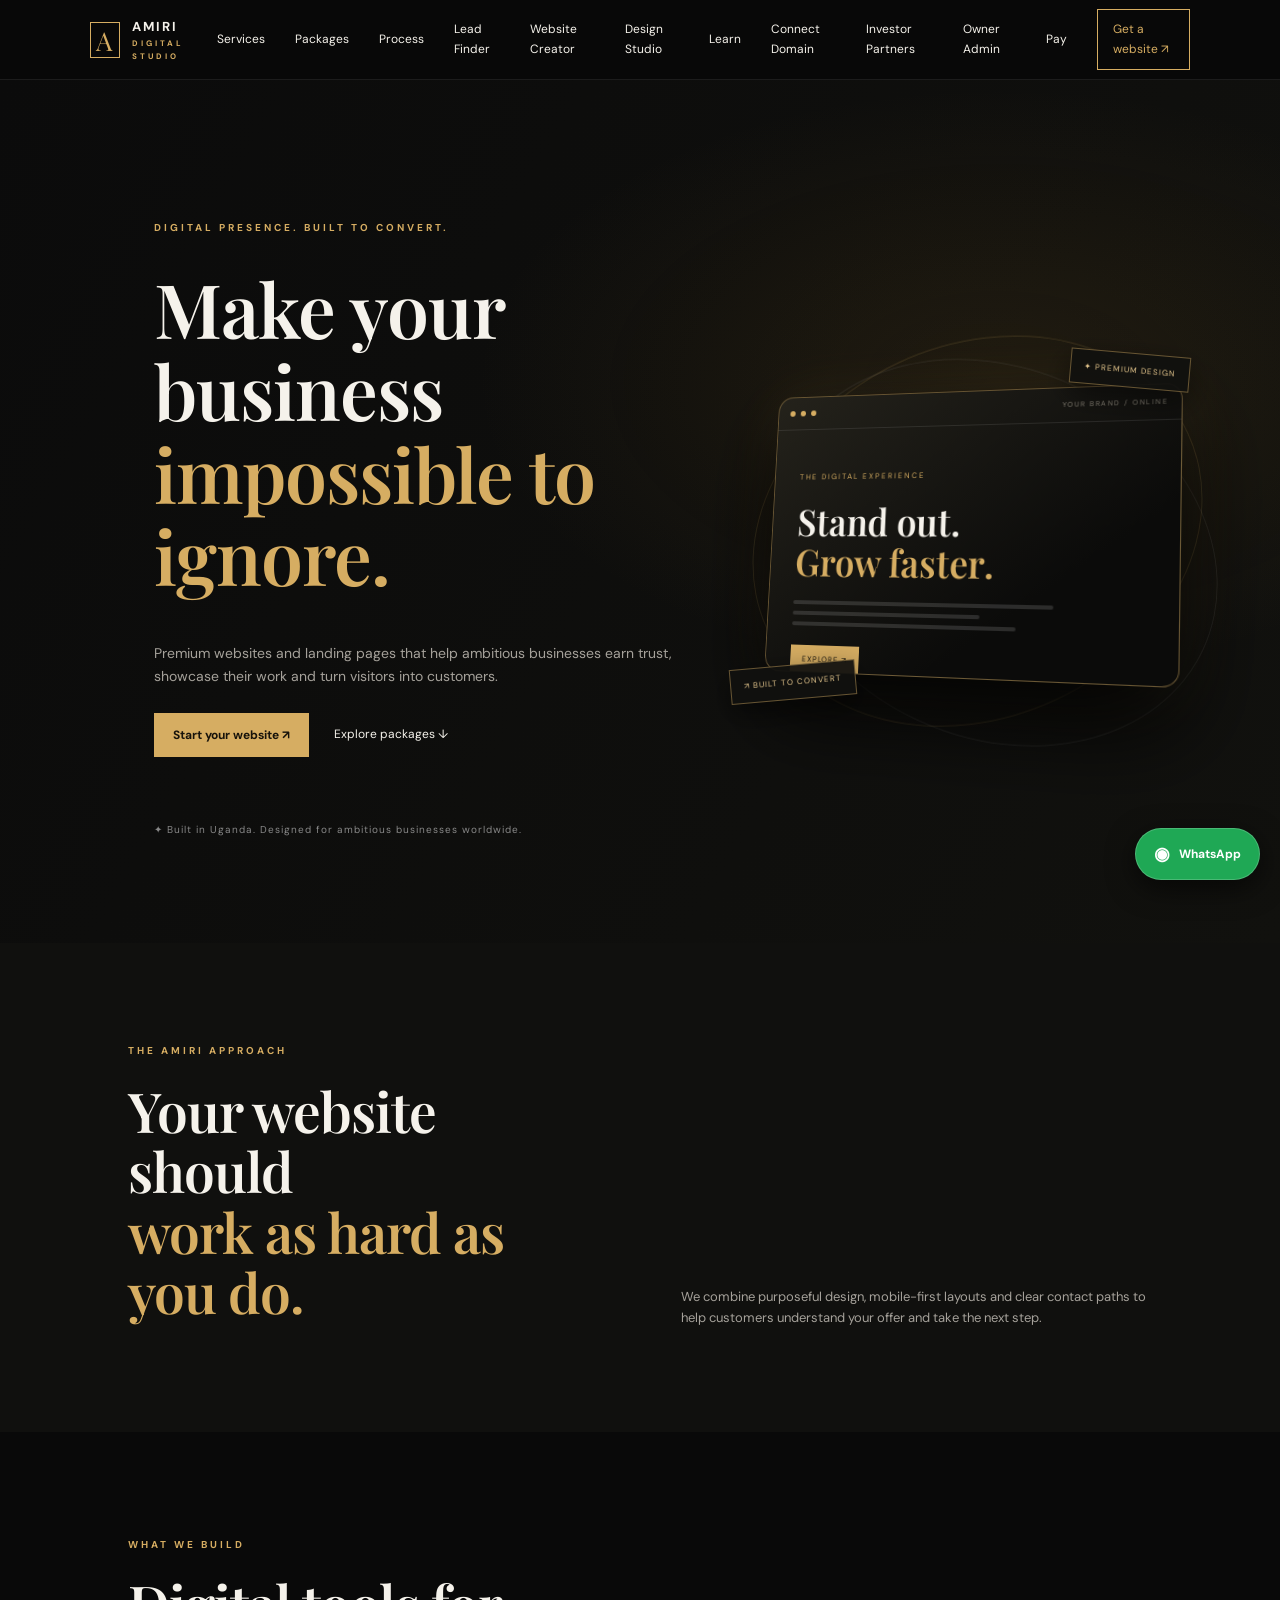
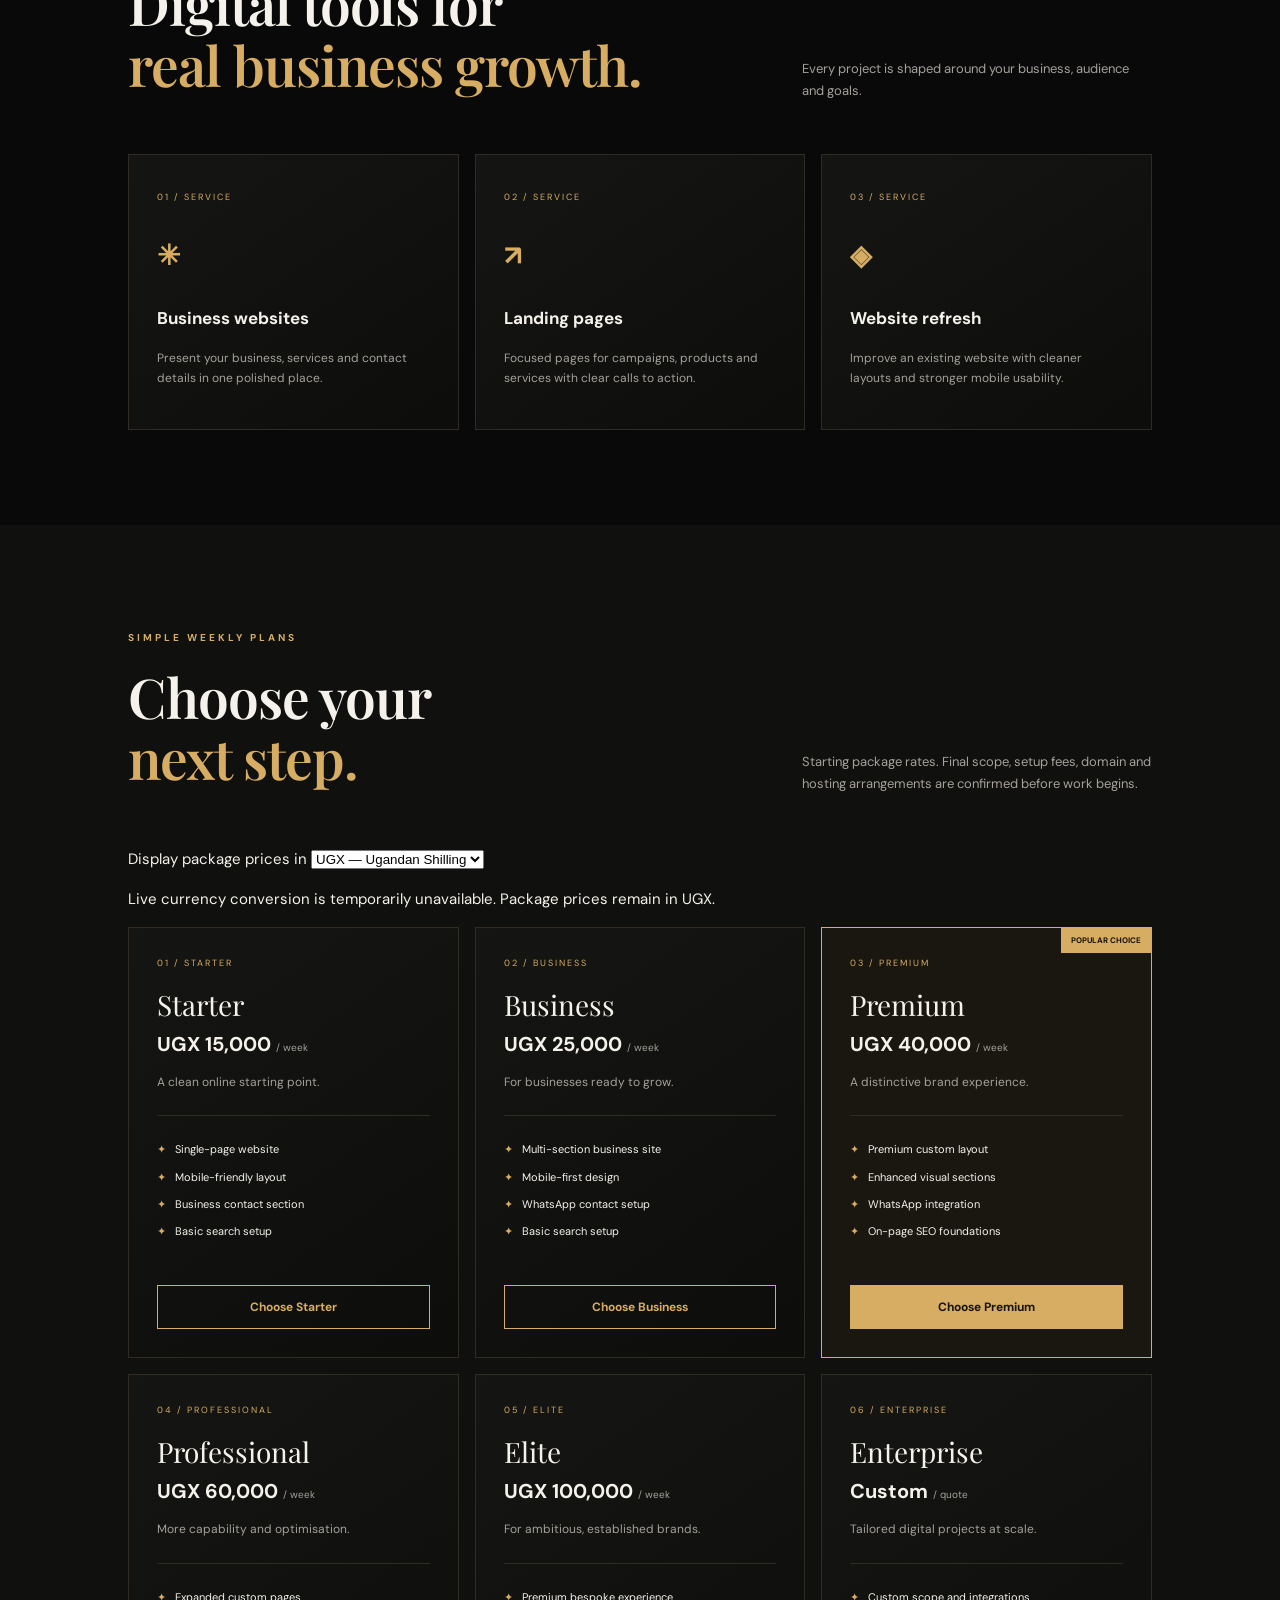
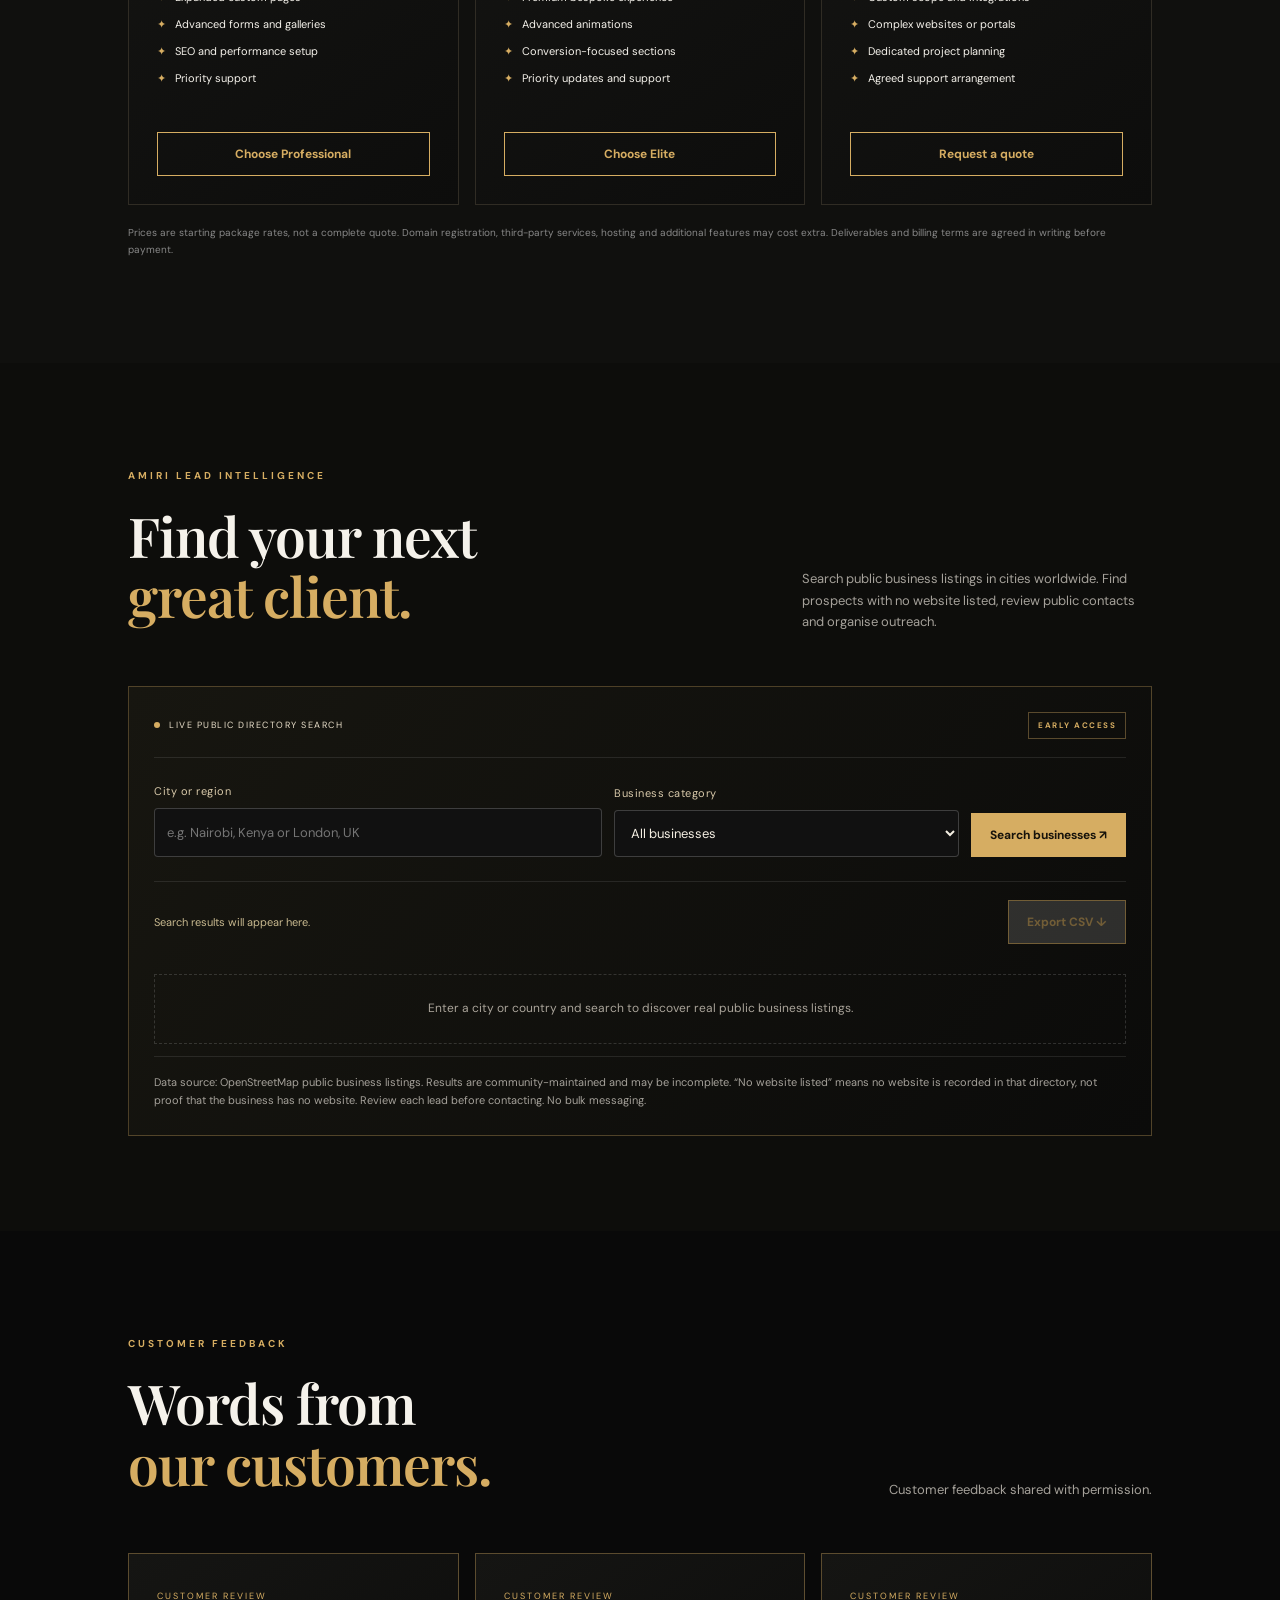
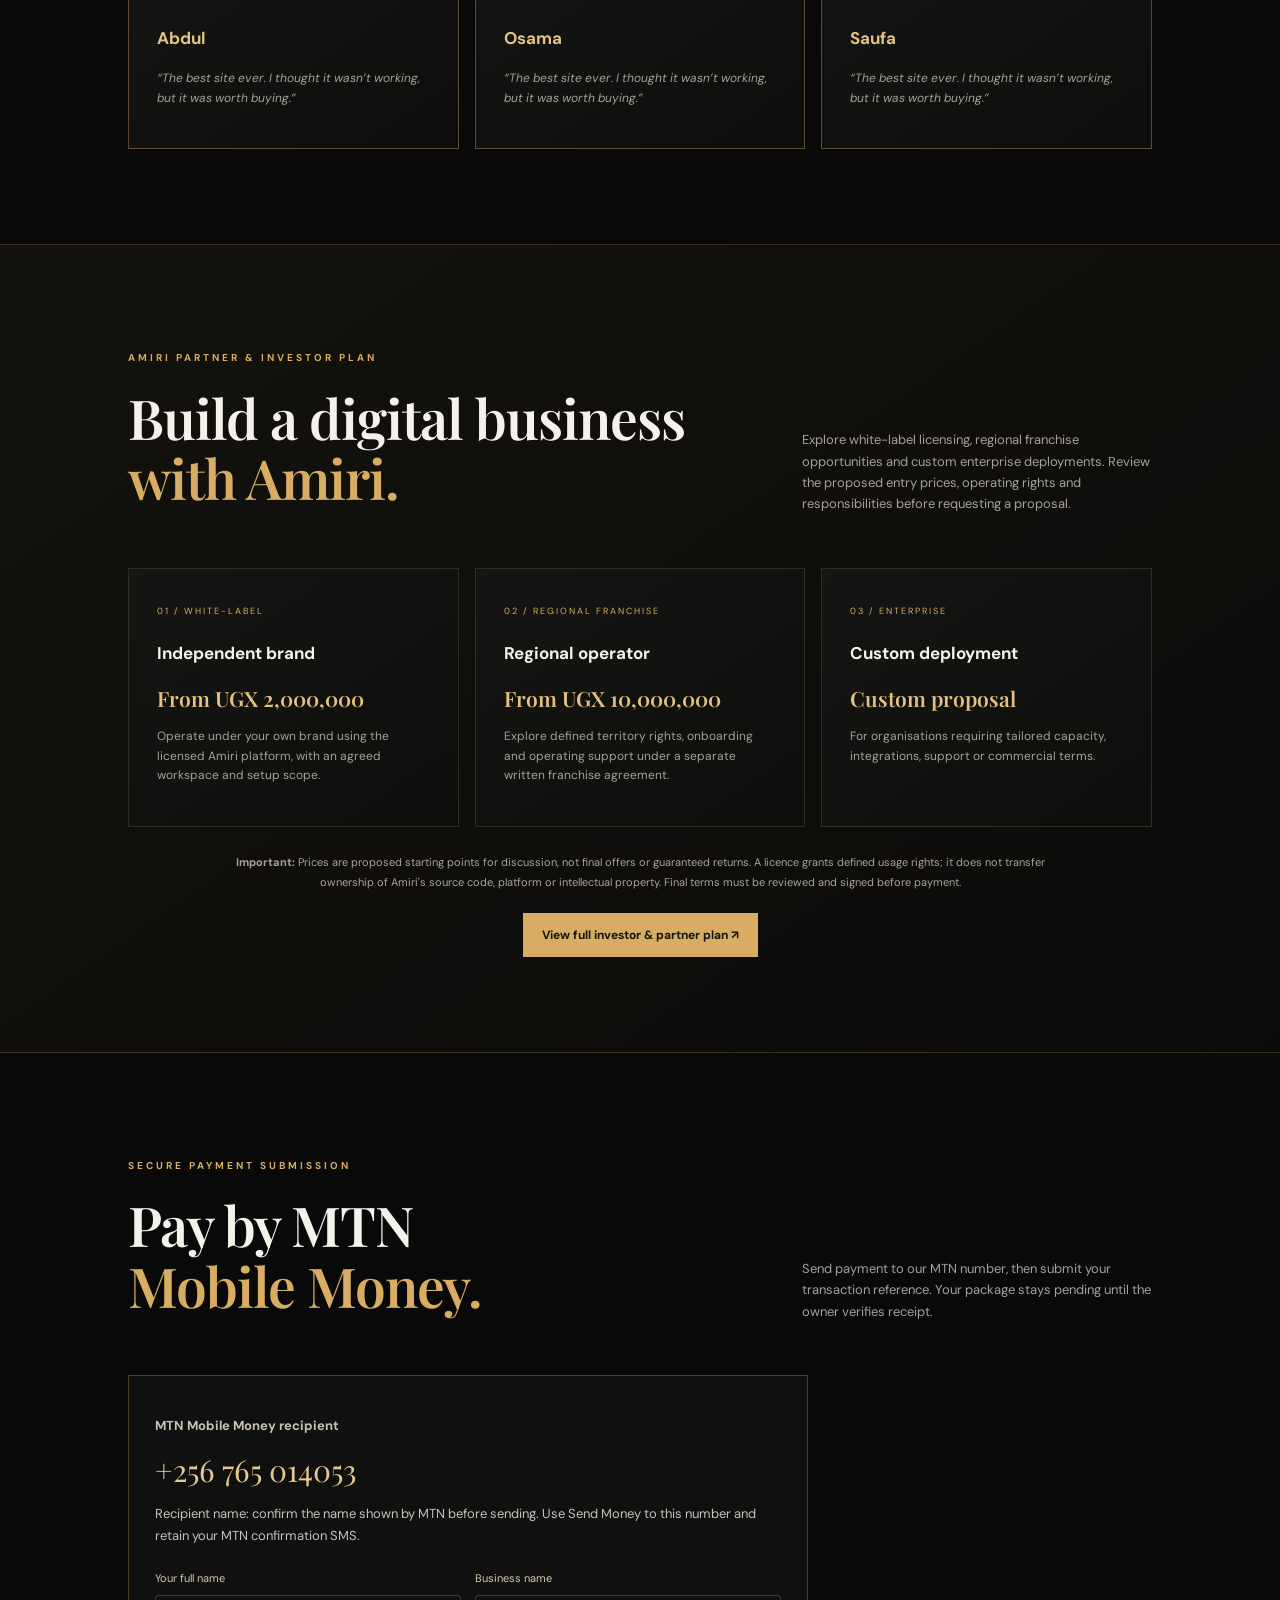
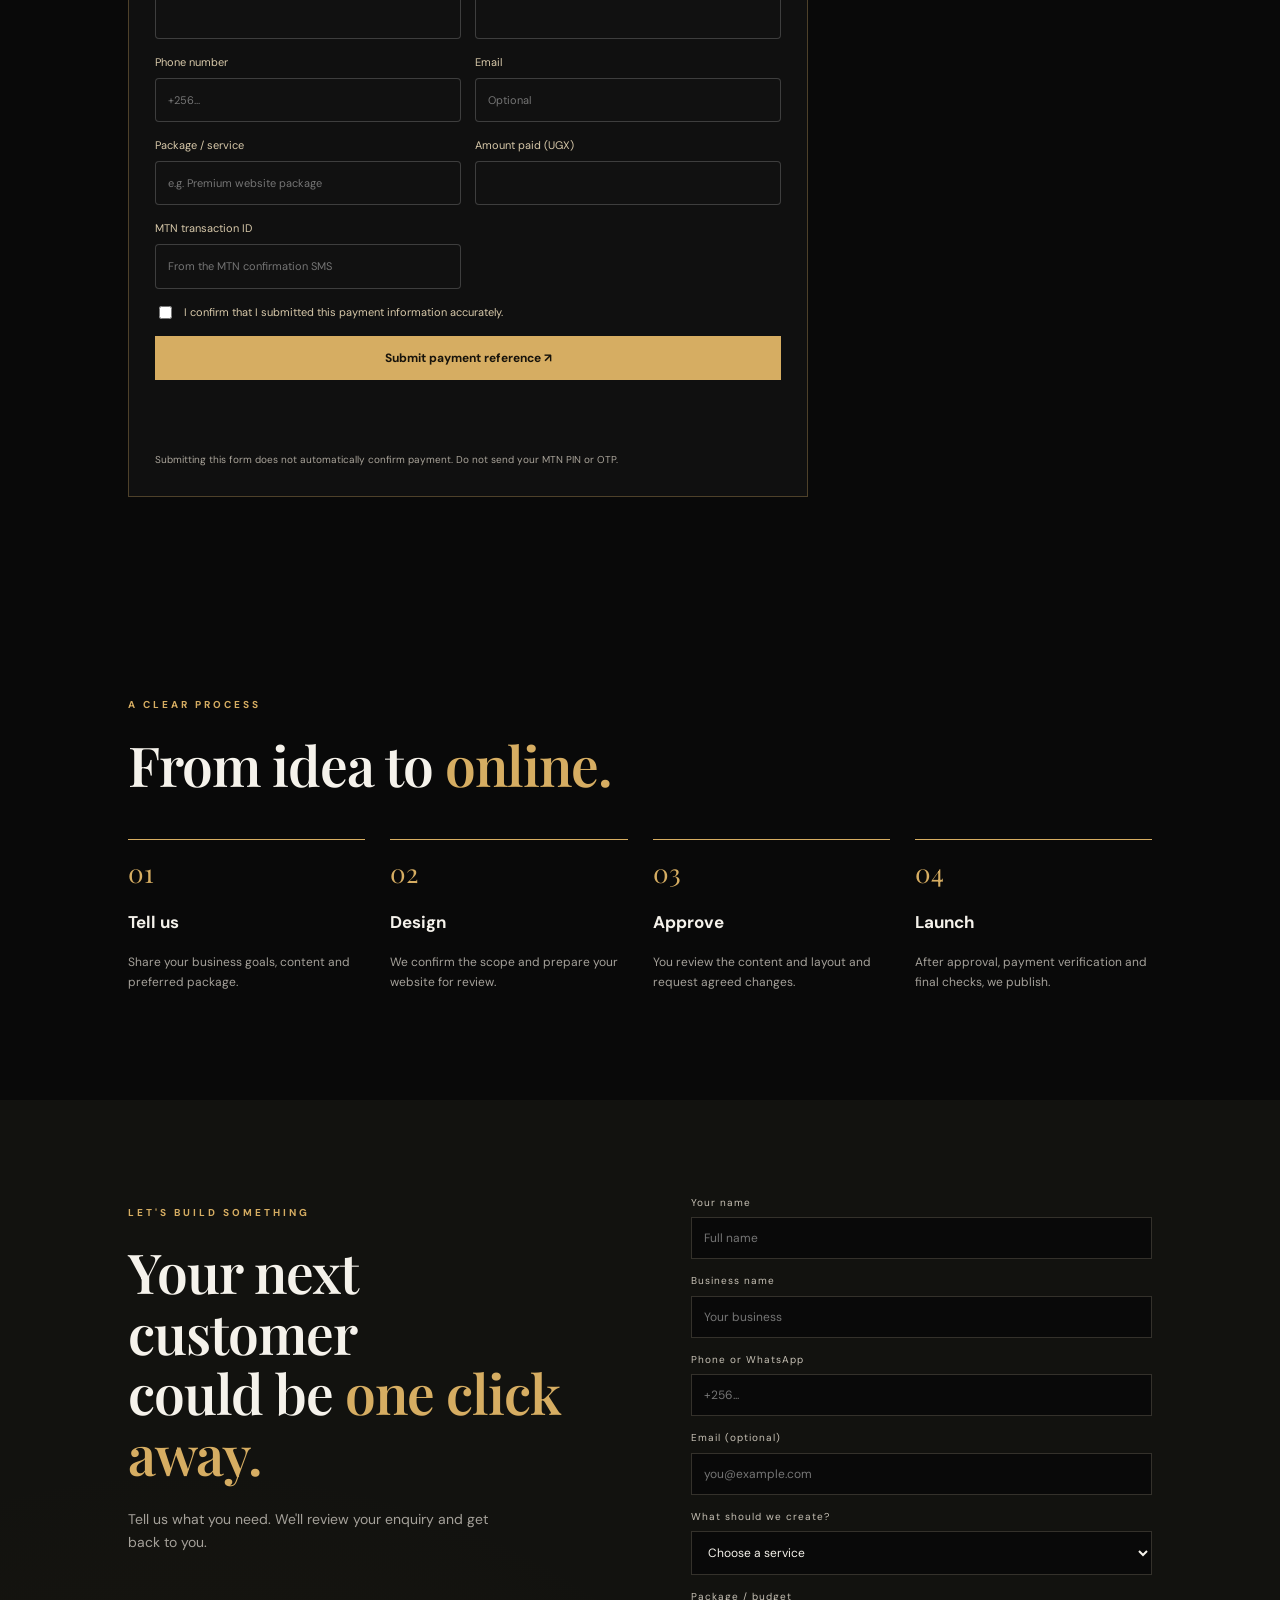
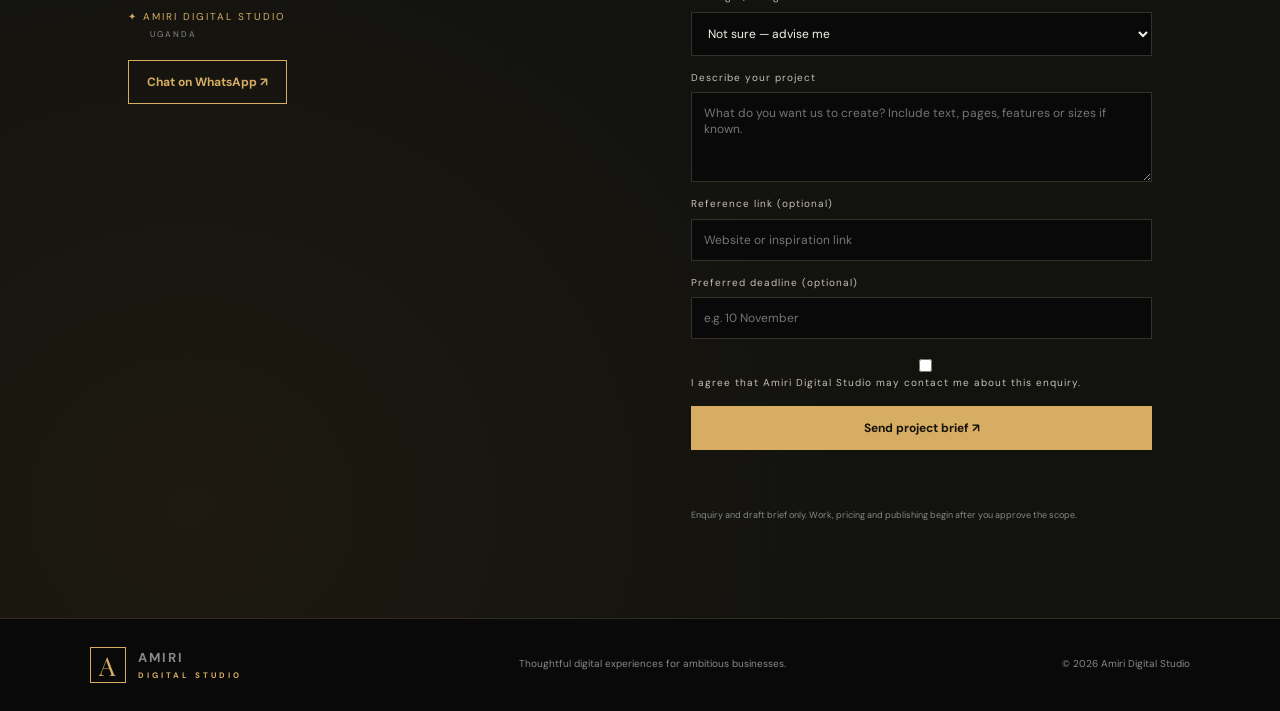
<file: index.html>
<!doctype html>
<html lang="en"><head><meta charset="utf-8"><meta name="viewport" content="width=device-width,initial-scale=1"><meta name="description" content="Premium websites, AI-powered lead discovery and digital growth for ambitious businesses worldwide."><meta name="theme-color" content="#090909"><title>Amiri Digital Studio | Digital presence that converts</title><link rel="preconnect" href="https://fonts.googleapis.com"><link href="https://fonts.googleapis.com/css2?family=DM+Sans:wght@400;500;600;700&family=Playfair+Display:wght@600;700&display=swap" rel="stylesheet"><link rel="stylesheet" href="styles.css"><style>
/* Investor plan visibility */
@media(prefers-reduced-motion:no-preference){.amiri-reveal-pending{opacity:0;transform:translateY(18px);transition:opacity .65s ease,transform .65s cubic-bezier(.2,.7,.2,1)}.amiri-reveal-pending.amiri-revealed{opacity:1;transform:none}}
.investor-preview{background:linear-gradient(145deg,#14120d,#0a0a09);border-top:1px solid #d6ad6235;border-bottom:1px solid #d6ad6235}.investor-cards article strong{display:block;color:#e5c27d;font:600 21px 'Playfair Display';margin:15px 0}.investor-actions{max-width:850px;margin:26px auto 0;text-align:center}.investor-actions p{font-size:11px;color:#aaa49a;line-height:1.8;margin-bottom:20px}.investor-actions .btn{display:inline-flex}.review-card{border-color:#d6ad6260!important}.review-card h3{color:#e5c27d}.review-card p{font-style:italic}
</style></head>
<body><header><a class="brand" href="#home"><b>A</b><span>AMIRI<small>DIGITAL STUDIO</small></span></a><button class="menu" aria-label="Toggle navigation" aria-expanded="false">☰</button><nav><a href="#services">Services</a><a href="#packages">Packages</a><a href="#process">Process</a><a href="#lead-finder">Lead Finder</a><a href="/website-builder.html">Website Creator</a><a href="/design-studio.html">Design Studio</a><a href="/learn.html">Learn</a><a href="/domain-connect.html">Connect Domain</a><a href="/partners.html">Investor Partners</a><a href="/admin.html">Owner Admin</a><a href="#payment">Pay</a><a class="nav-cta" href="#contact">Get a website ↗</a></nav></header>
<main><section class="hero" id="home"><p class="eyebrow">DIGITAL PRESENCE. BUILT TO CONVERT.</p><h1>Make your business<br><em>impossible to ignore.</em></h1><p class="lead">Premium websites and landing pages that help ambitious businesses earn trust, showcase their work and turn visitors into customers.</p><div class="actions"><a class="btn gold" href="#contact">Start your website ↗</a><a href="#packages">Explore packages ↓</a></div><p class="note">✦ Built in Uganda. Designed for ambitious businesses worldwide.</p><div class="hero-showcase" aria-label="Floating website preview"><div class="orbit orbit-one"></div><div class="orbit orbit-two"></div><div class="mock-window"><div class="mock-top"><i></i><i></i><i></i><span>YOUR BRAND / ONLINE</span></div><div class="mock-content"><small>THE DIGITAL EXPERIENCE</small><b>Stand out.<br><em>Grow faster.</em></b><div class="mock-lines"><i></i><i></i><i></i></div><span class="mock-cta">EXPLORE ↗</span></div></div><div class="float-chip chip-one">✦ PREMIUM DESIGN</div><div class="float-chip chip-two">↗ BUILT TO CONVERT</div></div></section>
<section class="intro"><div><p class="eyebrow">THE AMIRI APPROACH</p><h2>Your website should<br><em>work as hard as you do.</em></h2></div><p>We combine purposeful design, mobile-first layouts and clear contact paths to help customers understand your offer and take the next step.</p></section>
<section class="section" id="services"><div class="heading"><div><p class="eyebrow">WHAT WE BUILD</p><h2>Digital tools for<br><em>real business growth.</em></h2></div><p>Every project is shaped around your business, audience and goals.</p></div><div class="cards"><article><span>01 / SERVICE</span><b>✳</b><h3>Business websites</h3><p>Present your business, services and contact details in one polished place.</p></article><article><span>02 / SERVICE</span><b>↗</b><h3>Landing pages</h3><p>Focused pages for campaigns, products and services with clear calls to action.</p></article><article><span>03 / SERVICE</span><b>◈</b><h3>Website refresh</h3><p>Improve an existing website with cleaner layouts and stronger mobile usability.</p></article></div></section>
<section class="section packages" id="packages"><div class="heading"><div><p class="eyebrow">SIMPLE WEEKLY PLANS</p><h2>Choose your<br><em>next step.</em></h2></div><p>Starting package rates. Final scope, setup fees, domain and hosting arrangements are confirmed before work begins.</p></div><div class="currency-tools"><label for="price-currency">Display package prices in <select id="price-currency"><option value="UGX">Loading currencies…</option></select></label><p id="currency-rate-note" role="status" aria-live="polite">Prices are listed in UGX until live exchange rates load.</p></div><div class="plans">
<article><span>01 / STARTER</span><h3>Starter</h3><strong class="converted-price" data-base-ugx="15000">UGX 15,000 <small>/ week</small></strong><p>A clean online starting point.</p><ul><li>Single-page website</li><li>Mobile-friendly layout</li><li>Business contact section</li><li>Basic search setup</li></ul><a class="btn outline" href="#contact" data-plan="Starter">Choose Starter</a></article>
<article><span>02 / BUSINESS</span><h3>Business</h3><strong class="converted-price" data-base-ugx="25000">UGX 25,000 <small>/ week</small></strong><p>For businesses ready to grow.</p><ul><li>Multi-section business site</li><li>Mobile-first design</li><li>WhatsApp contact setup</li><li>Basic search setup</li></ul><a class="btn outline" href="#contact" data-plan="Business">Choose Business</a></article>
<article class="featured"><label>POPULAR CHOICE</label><span>03 / PREMIUM</span><h3>Premium</h3><strong class="converted-price" data-base-ugx="40000">UGX 40,000 <small>/ week</small></strong><p>A distinctive brand experience.</p><ul><li>Premium custom layout</li><li>Enhanced visual sections</li><li>WhatsApp integration</li><li>On-page SEO foundations</li></ul><a class="btn gold" href="#contact" data-plan="Premium">Choose Premium</a></article>
<article><span>04 / PROFESSIONAL</span><h3>Professional</h3><strong class="converted-price" data-base-ugx="60000">UGX 60,000 <small>/ week</small></strong><p>More capability and optimisation.</p><ul><li>Expanded custom pages</li><li>Advanced forms and galleries</li><li>SEO and performance setup</li><li>Priority support</li></ul><a class="btn outline" href="#contact" data-plan="Professional">Choose Professional</a></article>
<article><span>05 / ELITE</span><h3>Elite</h3><strong class="converted-price" data-base-ugx="100000">UGX 100,000 <small>/ week</small></strong><p>For ambitious, established brands.</p><ul><li>Premium bespoke experience</li><li>Advanced animations</li><li>Conversion-focused sections</li><li>Priority updates and support</li></ul><a class="btn outline" href="#contact" data-plan="Elite">Choose Elite</a></article>
<article><span>06 / ENTERPRISE</span><h3>Enterprise</h3><strong>Custom <small>/ quote</small></strong><p>Tailored digital projects at scale.</p><ul><li>Custom scope and integrations</li><li>Complex websites or portals</li><li>Dedicated project planning</li><li>Agreed support arrangement</li></ul><a class="btn outline" href="#contact" data-plan="Enterprise">Request a quote</a></article>
</div><p class="fine">Prices are starting package rates, not a complete quote. Domain registration, third-party services, hosting and additional features may cost extra. Deliverables and billing terms are agreed in writing before payment.</p></section>
<section class="section lead-section" id="lead-finder"><div class="heading"><div><p class="eyebrow">AMIRI LEAD INTELLIGENCE</p><h2>Find your next<br><em>great client.</em></h2></div><p>Search public business listings in cities worldwide. Find prospects with no website listed, review public contacts and organise outreach.</p></div><div class="lead-preview"><div class="lead-preview-top"><span><i></i> LIVE PUBLIC DIRECTORY SEARCH</span><b>EARLY ACCESS</b></div><form id="lead-search-form" class="lead-search-form"><label>City or region<input id="lead-location" name="location" placeholder="e.g. Nairobi, Kenya or London, UK" required minlength="2"></label><label>Business category<select id="lead-category" name="category"><option value="all">All businesses</option><option value="restaurant">Restaurants & cafés</option><option value="retail">Retail & shops</option><option value="beauty">Beauty & hair</option><option value="hotel">Hotels & accommodation</option><option value="professional">Professional offices</option><option value="health">Health services</option></select></label><button class="btn gold" id="lead-search-button" type="submit">Search businesses ↗</button></form><div class="lead-toolbar"><span id="lead-count">Search results will appear here.</span><button type="button" class="btn outline" id="lead-export" disabled>Export CSV ↓</button></div><div id="lead-results" class="lead-results" aria-live="polite"><p class="lead-empty">Enter a city or country and search to discover real public business listings.</p></div><p class="lead-privacy">Data source: OpenStreetMap public business listings. Results are community-maintained and may be incomplete. “No website listed” means no website is recorded in that directory, not proof that the business has no website. Review each lead before contacting. No bulk messaging.</p></div></section><section class="section" id="reviews"><div class="heading"><div><p class="eyebrow">CUSTOMER FEEDBACK</p><h2>Words from<br><em>our customers.</em></h2></div><p>Customer feedback shared with permission.</p></div><div class="cards"><article class="review-card"><span> CUSTOMER REVIEW</span><h3>Abdul</h3><p>“The best site ever. I thought it wasn’t working, but it was worth buying.”</p></article><article class="review-card"><span> CUSTOMER REVIEW</span><h3>Osama</h3><p>“The best site ever. I thought it wasn’t working, but it was worth buying.”</p></article><article class="review-card"><span> CUSTOMER REVIEW</span><h3>Saufa</h3><p>“The best site ever. I thought it wasn’t working, but it was worth buying.”</p></article></div></section><section class="section investor-preview" id="investors"><div class="heading"><div><p class="eyebrow">AMIRI PARTNER & INVESTOR PLAN</p><h2>Build a digital business<br><em>with Amiri.</em></h2></div><p>Explore white-label licensing, regional franchise opportunities and custom enterprise deployments. Review the proposed entry prices, operating rights and responsibilities before requesting a proposal.</p></div><div class="cards investor-cards"><article><span>01 / WHITE-LABEL</span><h3>Independent brand</h3><strong>From UGX 2,000,000</strong><p>Operate under your own brand using the licensed Amiri platform, with an agreed workspace and setup scope.</p></article><article><span>02 / REGIONAL FRANCHISE</span><h3>Regional operator</h3><strong>From UGX 10,000,000</strong><p>Explore defined territory rights, onboarding and operating support under a separate written franchise agreement.</p></article><article><span>03 / ENTERPRISE</span><h3>Custom deployment</h3><strong>Custom proposal</strong><p>For organisations requiring tailored capacity, integrations, support or commercial terms.</p></article></div><div class="investor-actions"><p><b>Important:</b> Prices are proposed starting points for discussion, not final offers or guaranteed returns. A licence grants defined usage rights; it does not transfer ownership of Amiri's source code, platform or intellectual property. Final terms must be reviewed and signed before payment.</p><a class="btn gold" href="/partners.html">View full investor & partner plan ↗</a></div></section><section class="section payment-section" id="payment"><div class="heading"><div><p class="eyebrow">SECURE PAYMENT SUBMISSION</p><h2>Pay by MTN<br><em>Mobile Money.</em></h2></div><p>Send payment to our MTN number, then submit your transaction reference. Your package stays pending until the owner verifies receipt.</p></div><div class="payment-panel"><p><b>MTN Mobile Money recipient</b></p><h3>+256 765 014053</h3><p>Recipient name: confirm the name shown by MTN before sending. Use Send Money to this number and retain your MTN confirmation SMS.</p><form id="payment-submit-form"><label>Your full name<input name="name" required maxlength="120"></label><label>Business name<input name="business" maxlength="160"></label><label>Phone number<input name="phone" type="tel" required placeholder="+256..." maxlength="30"></label><label>Email<input name="email" type="email" placeholder="Optional"></label><label>Package / service<input name="package" required placeholder="e.g. Premium website package"></label><label>Amount paid (UGX)<input name="amount" type="number" min="1" step="1" required></label><label>MTN transaction ID<input name="transactionId" required placeholder="From the MTN confirmation SMS"></label><label class="consent"><input name="consent" type="checkbox" required> I confirm that I submitted this payment information accurately.</label><button class="btn gold" id="payment-submit-btn" type="submit">Submit payment reference ↗</button><p id="payment-status" role="status" aria-live="polite"></p></form><small>Submitting this form does not automatically confirm payment. Do not send your MTN PIN or OTP.</small></div></section><section class="section" id="process"><p class="eyebrow">A CLEAR PROCESS</p><h2>From idea to <em>online.</em></h2><div class="steps"><article><b>01</b><h3>Tell us</h3><p>Share your business goals, content and preferred package.</p></article><article><b>02</b><h3>Design</h3><p>We confirm the scope and prepare your website for review.</p></article><article><b>03</b><h3>Approve</h3><p>You review the content and layout and request agreed changes.</p></article><article><b>04</b><h3>Launch</h3><p>After approval, payment verification and final checks, we publish.</p></article></div></section>
<section class="contact" id="contact"><div><p class="eyebrow">LET'S BUILD SOMETHING</p><h2>Your next customer<br>could be <em>one click away.</em></h2><p class="lead">Tell us what you need. We'll review your enquiry and get back to you.</p><p class="contact-brand">✦ AMIRI DIGITAL STUDIO<br><small>UGANDA</small></p><a class="btn outline contact-wa" href="https://wa.me/256765014053?text=Hello%20Amiri%20Digital%20Studio%2C%20I%27m%20interested%20in%20a%20website." target="_blank" rel="noopener">Chat on WhatsApp ↗</a></div><form id="project-enquiry"><label>Your name<input name="name" autocomplete="name" required placeholder="Full name"></label><label>Business name<input name="business" required placeholder="Your business"></label><label>Phone or WhatsApp<input name="phone" type="tel" required placeholder="+256..." pattern="[+0-9 ()-]{9,20}"></label><label>Email (optional)<input name="email" type="email" placeholder="you@example.com"></label><label>What should we create?<select name="service" required><option value="">Choose a service</option><option>Business website</option><option>Landing page</option><option>Logo / brand identity</option><option>Flyer / poster</option><option>Banner / feather flag</option><option>Social media designs</option><option>Other design or digital work</option></select></label><label>Package / budget<select name="package"><option value="">Not sure — advise me</option><option>Starter — UGX 15,000/week</option><option>Business — UGX 25,000/week</option><option>Premium — UGX 40,000/week</option><option>Professional — UGX 60,000/week</option><option>Elite — UGX 100,000/week</option><option>Enterprise — Custom quote</option><option>Custom quote</option></select></label><label>Describe your project<textarea name="message" rows="4" required placeholder="What do you want us to create? Include text, pages, features or sizes if known."></textarea></label><label>Reference link (optional)<input name="reference" type="url" placeholder="Website or inspiration link"></label><label>Preferred deadline (optional)<input name="deadline" placeholder="e.g. 10 November"></label><label class="consent"><input name="consent" type="checkbox" required> I agree that Amiri Digital Studio may contact me about this enquiry.</label><button class="btn gold" type="submit" id="enquiry-submit">Send project brief ↗</button><p id="enquiry-status" role="status" aria-live="polite"></p><small>Enquiry and draft brief only. Work, pricing and publishing begin after you approve the scope.</small></form></section></main>
<footer><a class="brand" href="#home"><b>A</b><span>AMIRI<small>DIGITAL STUDIO</small></span></a><p>Thoughtful digital experiences for ambitious businesses.</p><span>© <span id="year"></span> Amiri Digital Studio</span></footer><a class="whatsapp-float" href="https://wa.me/256765014053?text=Hello%20Amiri%20Digital%20Studio%2C%20I%27d%20like%20to%20enquire%20about%20a%20website." target="_blank" rel="noopener" aria-label="Chat with Amiri Digital Studio on WhatsApp"><span aria-hidden="true">◉</span> WhatsApp</a><script src="script.js"></script></body></html>
</file>
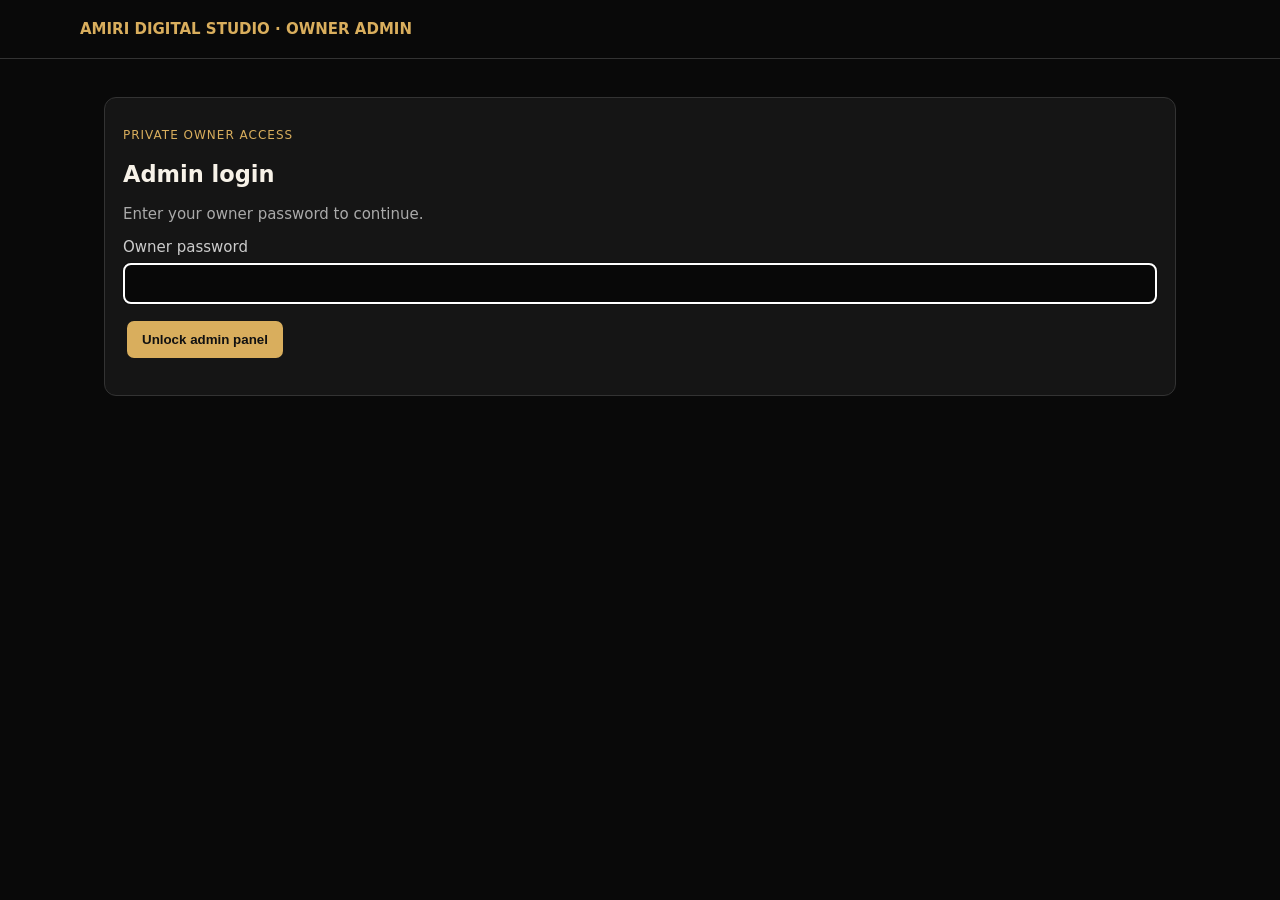
<file: admin/index.html>
<!doctype html>
<html lang="en"><head><meta charset="utf-8"><meta name="viewport" content="width=device-width,initial-scale=1"><meta name="robots" content="noindex,nofollow"><meta name="theme-color" content="#090909"><title>Amiri Digital Studio | Admin</title>
<style>
:root{color-scheme:dark;--gold:#d9ae5d;--panel:#151515;--line:#333}*{box-sizing:border-box}body{margin:0;background:#090909;color:#f7f2e8;font:15px system-ui,Arial}header{padding:20px max(20px,calc((100% - 1120px)/2));border-bottom:1px solid var(--line);color:var(--gold);font-weight:700}main{max-width:1120px;margin:auto;padding:24px}section,.item{background:var(--panel);border:1px solid var(--line);border-radius:12px;padding:18px;margin:14px 0}input,select,textarea{width:100%;padding:12px;margin:7px 0 13px;background:#080808;color:white;border:1px solid #444;border-radius:7px}button{padding:11px 15px;background:var(--gold);color:#111;border:0;border-radius:7px;font-weight:700;cursor:pointer;margin:4px}button.secondary{background:#333;color:white}.hidden{display:none!important}.muted{color:#aaa}.notice{white-space:pre-wrap;color:#e8c986}.grid{display:grid;grid-template-columns:repeat(auto-fit,minmax(180px,1fr));gap:12px}.stat{font-size:28px;color:var(--gold)}.row{display:flex;justify-content:space-between;align-items:center;gap:12px;flex-wrap:wrap}.tag{font-size:12px;color:var(--gold);letter-spacing:1px}.tabs{display:flex;gap:6px;flex-wrap:wrap}.tabs button.active{outline:2px solid var(--gold)}.status{border:1px solid #555;border-radius:20px;padding:4px 8px;font-size:12px}label{display:block;color:#ccc}pre{white-space:pre-wrap;overflow-wrap:anywhere}
</style></head><body>
<header>AMIRI DIGITAL STUDIO · OWNER ADMIN</header><main>
<section id="login"><p class="tag">PRIVATE OWNER ACCESS</p><h1>Admin login</h1><p class="muted">Enter your owner password to continue.</p><form id="loginForm"><label>Owner password<input name="password" type="password" autocomplete="current-password" required autofocus></label><button id="loginBtn">Unlock admin panel</button></form><p id="loginMsg" class="notice" role="status"></p></section>
<div id="app" class="hidden"><div class="row"><div><p class="tag">CONTROL CENTRE</p><h1>Dashboard</h1><p class="muted">Orders, quotations and project updates.</p></div><button class="secondary" id="logout">Lock panel</button></div>
<div class="grid"><section>Orders<div class="stat" id="ordersN">—</div></section><section>Quotations<div class="stat" id="quotesN">—</div></section><section>Active projects<div class="stat" id="activeN">—</div></section></div>
<div class="tabs"><button class="active" data-tab="orders">Orders</button><button data-tab="quotes">Quotations</button><button data-tab="updates">Project updates</button></div>
<section><div class="row"><h2 id="heading">Orders</h2><button class="secondary" id="refresh">Refresh</button></div><div id="records">Loading…</div></section><p id="appMsg" class="notice" role="status"></p></div></main>
<script>
const API="/.netlify/functions/owner-admin";let token=sessionStorage.getItem("amiri_admin_token")||"",orders=[],quotations=[],updates=[],tab="orders";
const $=id=>document.getElementById(id),esc=v=>String(v??"").replace(/[&<>"']/g,c=>({"&":"&amp;","<":"&lt;",">":"&gt;",'"':"&quot;","'":"&#39;"}[c]));
async function call(action,data={},method="POST"){const res=await fetch(API,{method,headers:{"Content-Type":"application/json",...(token?{Authorization:"Bearer "+token}:{})},body:method==="GET"?undefined:JSON.stringify({action,...data})});const out=await res.json().catch(()=>({error:"Server returned an invalid response."}));if(!res.ok)throw Error(out.error||"Request failed.");return out;}
function message(t){$("appMsg").textContent=t}
async function load(){message("Loading records…");const d=await call("dashboard");orders=d.orders||[];quotations=d.quotations||[];updates=d.updates||[];$("ordersN").textContent=orders.length;$("quotesN").textContent=quotations.length;$("activeN").textContent=orders.filter(x=>!["completed","cancelled"].includes(x.status)).length;render();message("Records loaded.");}
function render(){document.querySelectorAll("[data-tab]").forEach(b=>b.classList.toggle("active",b.dataset.tab===tab));$("heading").textContent=tab==="orders"?"Orders":tab==="quotes"?"Quotations":"Project updates";let html="";
if(tab==="orders")html=orders.length?orders.map(o=>'<article class="item"><div class="row"><b>'+esc(o.title||o.service_type||"Customer order")+'</b><span class="status">'+esc(o.status)+'</span></div><p class="muted">'+esc(o.service_type)+' · '+esc(o.budget_currency||"UGX")+' '+esc(o.budget_amount??"Budget not stated")+' · Deadline '+esc(o.deadline||"Not set")+'</p><p>'+esc(o.brief||"No brief")+'</p><details><summary>Preferences</summary><pre>'+esc(JSON.stringify(o.preferences||{},null,2))+'</pre></details><label>Order status<select data-status="'+esc(o.id)+'">'+["submitted","reviewing","quoted","approved","in_progress","review","completed","cancelled"].map(s=>'<option '+(o.status===s?"selected":"")+'>'+s+'</option>').join("")+'</select></label><button data-save="'+esc(o.id)+'">Save status</button><button class="secondary" data-quote="'+esc(o.id)+'">Create quotation</button></article>').join(""):"<p>No orders yet.</p>";
if(tab==="quotes")html=quotations.length?quotations.map(q=>'<article class="item"><b>UGX '+esc(q.amount)+'</b> <span class="status">'+esc(q.status)+'</span><p>Order '+esc(q.order_id)+' · Version '+esc(q.version)+'</p><p>'+esc(q.scope)+'</p><p class="muted">'+esc(q.terms)+'</p></article>').join(""):"<p>No quotations yet.</p>";
if(tab==="updates")html=updates.length?updates.map(u=>'<article class="item"><b>'+esc(u.status||"Update")+'</b><p>'+esc(u.message)+'</p><small class="muted">Order '+esc(u.order_id)+'</small></article>').join(""):"<p>No updates yet.</p>";
$("records").innerHTML=html;}
$("loginForm").addEventListener("submit",async e=>{e.preventDefault();$("loginBtn").disabled=true;$("loginMsg").textContent="Checking password…";try{const password=new FormData(e.target).get("password");const d=await call("login",{password});token=d.token;sessionStorage.setItem("amiri_admin_token",token);$("login").classList.add("hidden");$("app").classList.remove("hidden");e.target.reset();await load();}catch(err){$("loginMsg").textContent=err.message;}finally{$("loginBtn").disabled=false;}});
$("logout").onclick=()=>{token="";sessionStorage.removeItem("amiri_admin_token");$("app").classList.add("hidden");$("login").classList.remove("hidden");$("loginMsg").textContent="Admin panel locked.";};
$("refresh").onclick=()=>load().catch(e=>message(e.message));
document.querySelectorAll("[data-tab]").forEach(b=>b.onclick=()=>{tab=b.dataset.tab;render()});
$("records").addEventListener("click",async e=>{try{if(e.target.dataset.save){const id=e.target.dataset.save,status=$("records").querySelector('[data-status="'+CSS.escape(id)+'"]').value;await call("update_order",{id,status},"PATCH");await load();return;}if(e.target.dataset.quote){const order_id=e.target.dataset.quote,amount=prompt("Quotation amount in UGX:");if(amount===null)return;const scope=prompt("Quotation scope and deliverables:");if(scope===null)return;const terms=prompt("Payment terms:","50% deposit, balance on completion");if(terms===null)return;await call("create_quotation",{order_id,amount,scope,terms});await load();message("Quotation saved successfully.");}}catch(err){message(err.message);}});
(async()=>{if(token){try{$("login").classList.add("hidden");$("app").classList.remove("hidden");await load();}catch(e){token="";sessionStorage.removeItem("amiri_admin_token");$("app").classList.add("hidden");$("login").classList.remove("hidden");$("loginMsg").textContent=e.message;}}})();
</script></body></html>
</file>
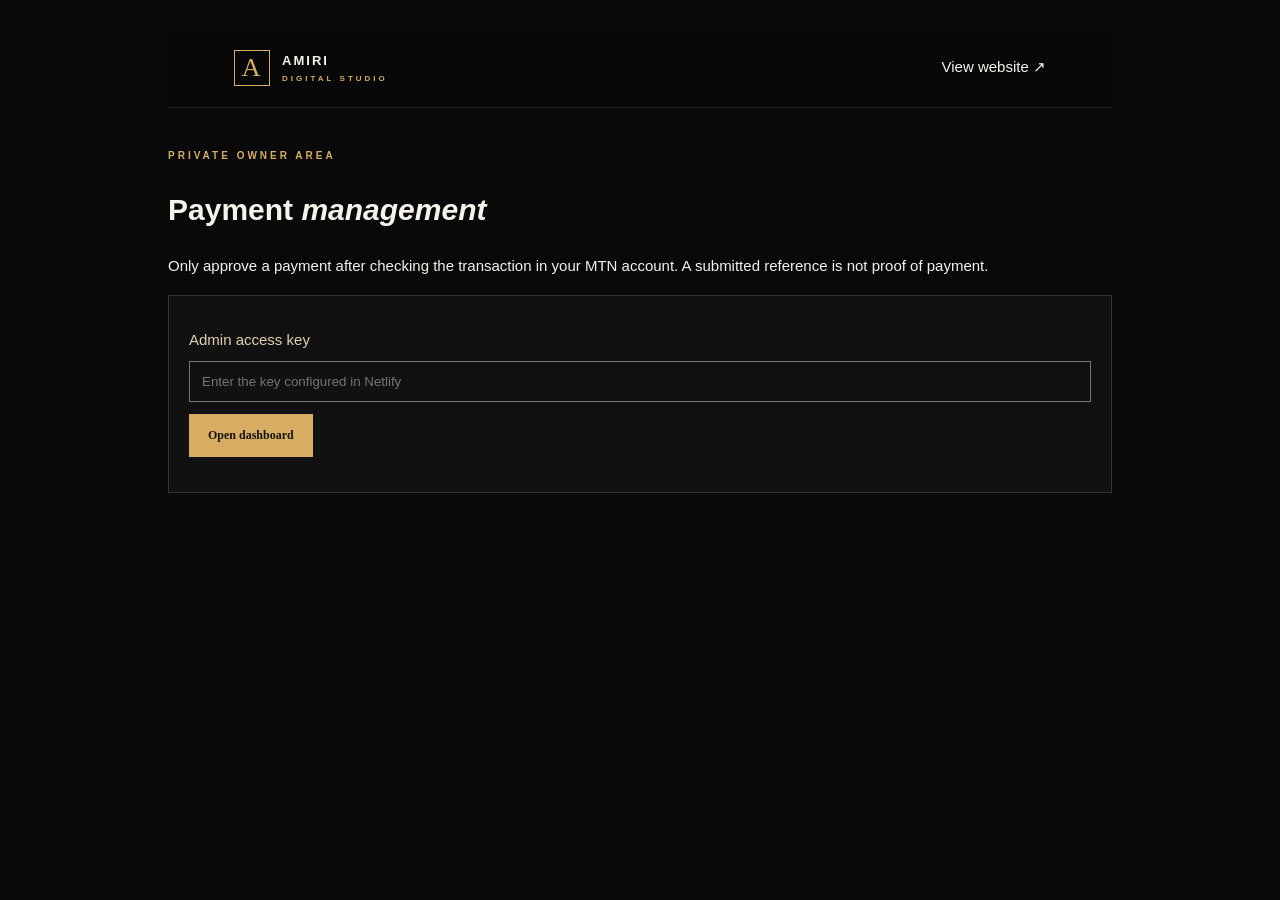
<file: admin.html>
<!doctype html><html lang="en"><head><meta charset="utf-8"><meta name="viewport" content="width=device-width,initial-scale=1"><title>Amiri Studio — Admin</title><link rel="stylesheet" href="styles.css"><style>body{padding:28px;max-width:1000px;margin:auto}main{padding:30px 0}.panel{border:1px solid #ffffff25;padding:20px;margin:16px 0;background:#ffffff08}.panel label{display:grid;gap:8px;margin:12px 0;color:#e2d1ae}.panel input{padding:12px;background:#111;color:white;border:1px solid #777}.record{border:1px solid #ffffff25;padding:16px;margin:12px 0;overflow-wrap:anywhere}.record pre{white-space:pre-wrap;font:12px/1.6 sans-serif;color:#ddd}.actions{display:flex;gap:10px;flex-wrap:wrap}.status{color:#e5c98e}button{cursor:pointer}</style></head><body><header><a class="brand" href="/"><b>A</b><span>AMIRI<small>DIGITAL STUDIO</small></span></a><a href="/">View website ↗</a></header><main><p class="eyebrow">PRIVATE OWNER AREA</p><h1>Payment <em>management</em></h1><p>Only approve a payment after checking the transaction in your MTN account. A submitted reference is not proof of payment.</p><section class="panel" id="login"><label>Admin access key<input id="key" type="password" autocomplete="current-password" placeholder="Enter the key configured in Netlify"></label><button class="btn gold" id="loginBtn">Open dashboard</button><p id="loginStatus" role="status"></p></section><section id="dashboard" hidden><div class="actions"><button class="btn gold" id="refresh">Refresh payments</button><button class="btn outline" id="logout">Log out</button></div><p class="status" id="summary"></p><div id="records"></div>
<section class="panel" id="handoverPanel"><p class="eyebrow">WEBSITE OWNERSHIP</p><h2>Customer handovers</h2><p>Track invitations and acceptance. This first version saves records only in this browser on this device; it does not send hosting invitations or change provider permissions.</p>
<form id="handoverForm"><label>Customer email<input id="hEmail" type="email" required placeholder="customer@example.com"></label><label>Website name<input id="hName" required placeholder="Customer website"></label><label>Website URL<input id="hUrl" type="url" placeholder="https://example.com"></label><label>Hosting platform<select id="hHost"><option>Netlify</option><option>Vercel</option></select></label><label>Handover status<select id="hStatus"><option value="PREPARING">Preparing</option><option value="INVITATION_SENT">Invitation sent manually</option><option value="CUSTOMER_ACCEPTED">Customer accepted</option><option value="COMPLETED">Completed and tested</option></select></label><button class="btn gold" type="submit">Save handover record</button></form>
<div class="actions" style="margin-top:16px"><button class="btn outline" id="exportHandovers" type="button">Export handovers CSV</button></div><div id="handoverRecords"></div>
<p class="fine">For each handover: create/deploy the site in the customer's account where practical; otherwise invite their email through the provider's team/site access settings. Give the customer the highest appropriate ownership role and keep only the access needed to provide support. Confirm acceptance in the provider dashboard before marking complete. Never ask for or store their password.</p></section></section></main><script>
const $=s=>document.querySelector(s);let key="";
async function load(){const box=$("#records");box.textContent="Loading…";try{const r=await fetch("/.netlify/functions/admin-payments",{headers:{"X-Admin-Key":key}}),j=await r.json();if(!r.ok)throw Error(j.error||"Unable to load");$("#summary").textContent=j.records.length+" payment submissions";box.innerHTML=j.records.length?j.records.map(x=>'<article class="record"><b>'+esc(x.name)+' — '+esc(x.business)+'</b><p>'+esc(x.phone)+'</p><pre>'+esc(x.notes)+'</pre><div class="actions"><button class="btn gold" data-id="'+esc(x.id)+'" data-decision="VERIFIED">Verify payment</button><button class="btn outline" data-id="'+esc(x.id)+'" data-decision="REJECTED">Reject</button></div></article>').join(""):"<p>No payment submissions yet.</p>";}catch(e){box.textContent=e.message;}}
function esc(s){return String(s||"").replace(/[&<>"']/g,c=>({"&":"&amp;","<":"&lt;",">":"&gt;",'"':"&quot;","'":"&#39;"}[c]));}
$("#loginBtn").onclick=()=>{key=$("#key").value.trim();if(!key){$("#loginStatus").textContent="Enter your admin key.";return;}$("#login").hidden=true;$("#dashboard").hidden=false;load();};
$("#refresh").onclick=load;$("#logout").onclick=()=>{key="";$("#key").value="";$("#dashboard").hidden=true;$("#login").hidden=false;};

// Local handover register (this browser only; no provider permissions are changed).
const HANDOVER_KEY="amiri_handover_register_v1";
function getHandovers(){try{return JSON.parse(localStorage.getItem(HANDOVER_KEY)||"[]")}catch{return []}}
function saveHandovers(rows){localStorage.setItem(HANDOVER_KEY,JSON.stringify(rows))}
function renderHandovers(){const rows=getHandovers();const host=$("#handoverRecords");host.innerHTML=rows.length?rows.map((x,i)=>'<article class="record"><b>'+esc(x.name)+'</b><p>'+esc(x.email)+' · '+esc(x.host)+'</p><p><a href="'+esc(x.url||"#")+'" target="_blank" rel="noopener">'+esc(x.url||"No website URL")+'</a></p><p class="status">'+esc(x.status.replaceAll("_"," "))+'</p><button class="btn outline" data-hdelete="'+i+'">Delete record</button></article>').join(""):"<p>No handovers recorded on this device.</p>";}
$("#handoverForm").onsubmit=e=>{e.preventDefault();const rows=getHandovers();rows.unshift({email:$("#hEmail").value.trim(),name:$("#hName").value.trim(),url:$("#hUrl").value.trim(),host:$("#hHost").value,status:$("#hStatus").value,createdAt:new Date().toISOString()});saveHandovers(rows);e.target.reset();renderHandovers();};
$("#handoverRecords").onclick=e=>{const b=e.target.closest("[data-hdelete]");if(!b)return;const rows=getHandovers();rows.splice(Number(b.dataset.hdelete),1);saveHandovers(rows);renderHandovers();};
$("#exportHandovers").onclick=()=>{const rows=getHandovers();const q=v=>'"'+String(v||"").replace(/"/g,'""')+'"';const csv=["Customer email,Website,URL,Hosting,Status,Created",...rows.map(x=>[x.email,x.name,x.url,x.host,x.status,x.createdAt].map(q).join(","))].join("\\n");const a=document.createElement("a");a.href=URL.createObjectURL(new Blob([csv],{type:"text/csv"}));a.download="amiri-website-handovers.csv";a.click();URL.revokeObjectURL(a.href);};
$("#records").onclick=async e=>{const b=e.target.closest("button[data-id]");if(!b)return;if(!confirm("Have you personally checked the MTN transaction history and confirmed the exact amount and transaction ID?"))return;b.disabled=true;try{const r=await fetch("/.netlify/functions/admin-payments",{method:"POST",headers:{"Content-Type":"application/json","X-Admin-Key":key},body:JSON.stringify({recordId:b.dataset.id,decision:b.dataset.decision})}),j=await r.json();if(!r.ok)throw Error(j.error||"Update failed");await load();}catch(err){alert(err.message);b.disabled=false;}};
</script></body></html>
</file>
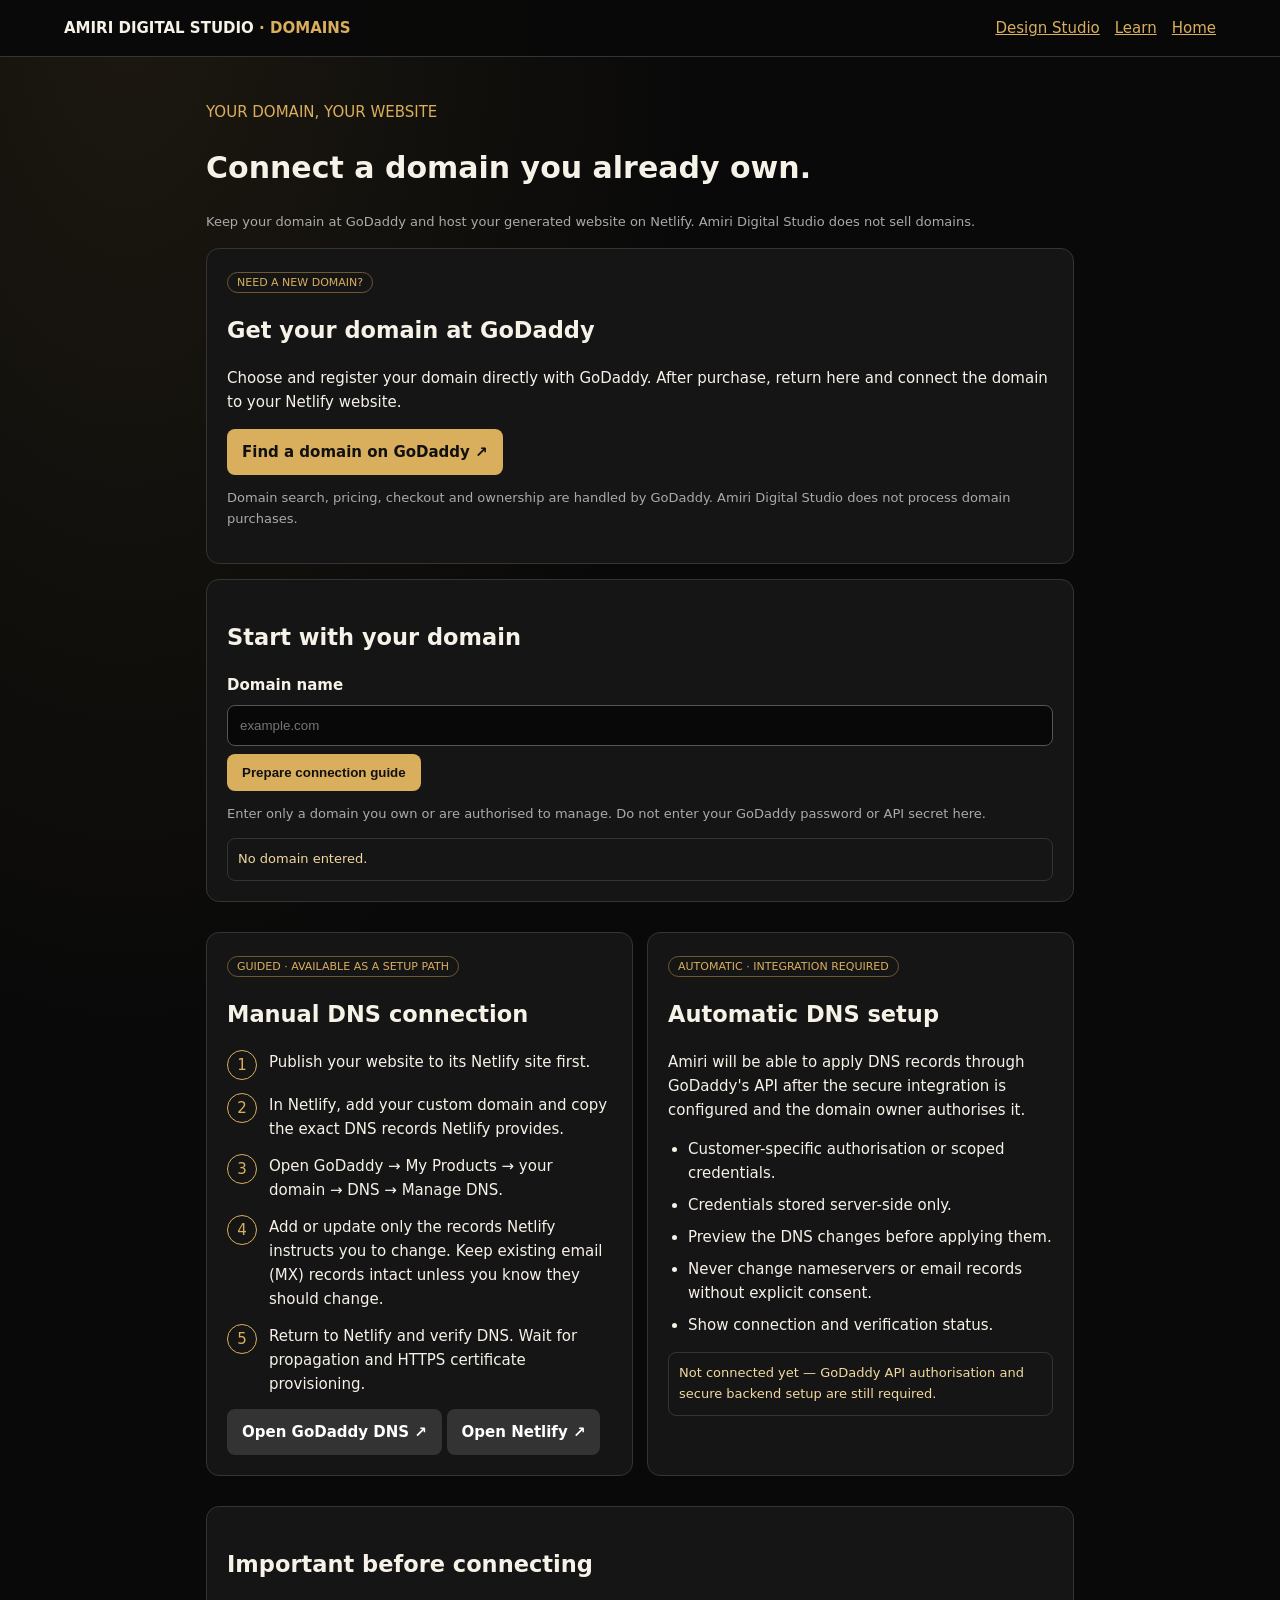
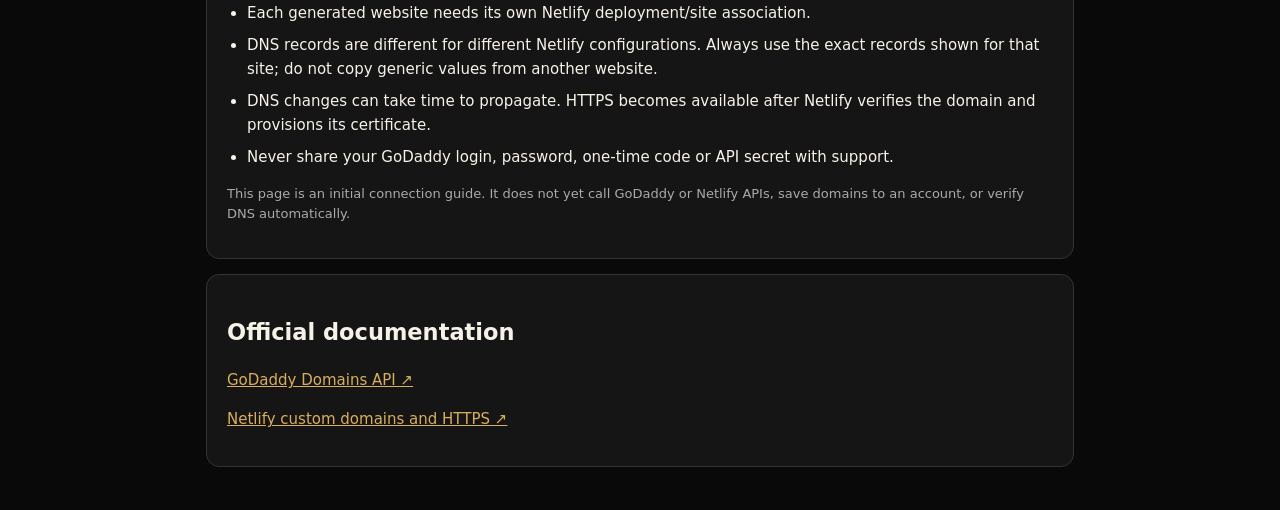
<file: domain-connect.html>
<!doctype html>
<html lang="en"><head><meta charset="utf-8"><meta name="viewport" content="width=device-width,initial-scale=1"><meta name="theme-color" content="#090909"><meta name="description" content="Connect a domain you already own to your Amiri Digital Studio website."><title>Connect a Domain | Amiri Digital Studio</title>
<style>
:root{--bg:#090909;--panel:#151515;--gold:#d9ae5d;--line:#343434;--muted:#aaa}*{box-sizing:border-box}body{margin:0;background:radial-gradient(ellipse at 10% 0%,#d9ae5d18,transparent 35%),var(--bg);color:#f7f2e8;font:15px system-ui,Arial;line-height:1.6}header{padding:16px 5%;display:flex;justify-content:space-between;border-bottom:1px solid var(--line);position:sticky;top:0;background:#090909ed;z-index:2}a{color:var(--gold)}main{max-width:900px;margin:auto;padding:28px 16px}.gold{color:var(--gold)}.card{background:var(--panel);border:1px solid var(--line);border-radius:13px;padding:20px;margin:15px 0}.grid{display:grid;grid-template-columns:1fr 1fr;gap:14px}.muted,.hint{color:var(--muted);font-size:13px}.step{display:flex;gap:12px;margin:13px 0}.num{flex:0 0 30px;height:30px;border:1px solid var(--gold);border-radius:50%;display:grid;place-items:center;color:var(--gold)}input{width:100%;padding:12px;border-radius:8px;border:1px solid #555;background:#080808;color:white;margin:8px 0}.btn{display:inline-block;border:0;border-radius:8px;padding:11px 15px;background:var(--gold);color:#111;font-weight:700;text-decoration:none;cursor:pointer}.btn.secondary{background:#333;color:white}.status{padding:10px;border:1px solid var(--line);border-radius:8px;color:#f1d89f;font-size:13px;min-height:42px}.tag{font-size:11px;border:1px solid #70572f;border-radius:20px;padding:3px 9px;color:var(--gold)}code{overflow-wrap:anywhere;color:#f1d89f}ul{padding-left:20px}li{margin:8px 0}@media(max-width:650px){.grid{grid-template-columns:1fr}main{padding:18px 12px}}
</style></head><body>
<header><strong>AMIRI DIGITAL STUDIO <span class="gold">· DOMAINS</span></strong><nav><a href="/design-studio.html">Design Studio</a>　<a href="/learn.html">Learn</a>　<a href="/">Home</a></nav></header>
<main><p class="gold">YOUR DOMAIN, YOUR WEBSITE</p><h1>Connect a domain you already own.</h1><p class="muted">Keep your domain at GoDaddy and host your generated website on Netlify. Amiri Digital Studio does not sell domains.</p>
<section class="card"><span class="tag">NEED A NEW DOMAIN?</span><h2>Get your domain at GoDaddy</h2><p>Choose and register your domain directly with GoDaddy. After purchase, return here and connect the domain to your Netlify website.</p><a class="btn" href="https://www.godaddy.com/domains" target="_blank" rel="noopener noreferrer">Find a domain on GoDaddy ↗</a><p class="hint">Domain search, pricing, checkout and ownership are handled by GoDaddy. Amiri Digital Studio does not process domain purchases.</p></section>
<section class="card"><h2>Start with your domain</h2><label for="domain"><strong>Domain name</strong></label><input id="domain" placeholder="example.com" autocomplete="off" spellcheck="false"><button class="btn" id="prepare">Prepare connection guide</button><p class="hint">Enter only a domain you own or are authorised to manage. Do not enter your GoDaddy password or API secret here.</p><div class="status" id="domainStatus" role="status">No domain entered.</div></section>
<section class="grid"><article class="card"><span class="tag">GUIDED · AVAILABLE AS A SETUP PATH</span><h2>Manual DNS connection</h2><div class="step"><span class="num">1</span><div>Publish your website to its Netlify site first.</div></div><div class="step"><span class="num">2</span><div>In Netlify, add your custom domain and copy the exact DNS records Netlify provides.</div></div><div class="step"><span class="num">3</span><div>Open GoDaddy → My Products → your domain → DNS → Manage DNS.</div></div><div class="step"><span class="num">4</span><div>Add or update only the records Netlify instructs you to change. Keep existing email (MX) records intact unless you know they should change.</div></div><div class="step"><span class="num">5</span><div>Return to Netlify and verify DNS. Wait for propagation and HTTPS certificate provisioning.</div></div><a class="btn secondary" href="https://dcc.godaddy.com/manage/dns" target="_blank" rel="noopener">Open GoDaddy DNS ↗</a> <a class="btn secondary" href="https://app.netlify.com/" target="_blank" rel="noopener">Open Netlify ↗</a></article>
<article class="card"><span class="tag">AUTOMATIC · INTEGRATION REQUIRED</span><h2>Automatic DNS setup</h2><p>Amiri will be able to apply DNS records through GoDaddy's API after the secure integration is configured and the domain owner authorises it.</p><ul><li>Customer-specific authorisation or scoped credentials.</li><li>Credentials stored server-side only.</li><li>Preview the DNS changes before applying them.</li><li>Never change nameservers or email records without explicit consent.</li><li>Show connection and verification status.</li></ul><div class="status">Not connected yet — GoDaddy API authorisation and secure backend setup are still required.</div></article></section>
<section class="card"><h2>Important before connecting</h2><ul><li>Each generated website needs its own Netlify deployment/site association.</li><li>DNS records are different for different Netlify configurations. Always use the exact records shown for that site; do not copy generic values from another website.</li><li>DNS changes can take time to propagate. HTTPS becomes available after Netlify verifies the domain and provisions its certificate.</li><li>Never share your GoDaddy login, password, one-time code or API secret with support.</li></ul><p class="hint">This page is an initial connection guide. It does not yet call GoDaddy or Netlify APIs, save domains to an account, or verify DNS automatically.</p></section>
<section class="card"><h2>Official documentation</h2><p><a href="https://developer.godaddy.com/en/docs/api-users/domains" target="_blank" rel="noopener">GoDaddy Domains API ↗</a></p><p><a href="https://docs.netlify.com/domains-https/custom-domains/" target="_blank" rel="noopener">Netlify custom domains and HTTPS ↗</a></p></section></main>
<script>
const field=document.querySelector("#domain"),status=document.querySelector("#domainStatus");
document.querySelector("#prepare").addEventListener("click",()=>{let v=field.value.trim().toLowerCase().replace(/^https?:\/\//,"").replace(/^www\./,"").split("/")[0];const valid=/^(?=.{1,253}$)(?:[a-z0-9](?:[a-z0-9-]{0,61}[a-z0-9])?\.)+[a-z]{2,63}$/.test(v);if(!valid){status.textContent="Enter a valid domain such as example.com.";return;}field.value=v;status.textContent="Guide prepared for "+v+". Next, publish the project to Netlify and copy the DNS records shown in that site's domain settings.";});
</script></body></html>
</file>
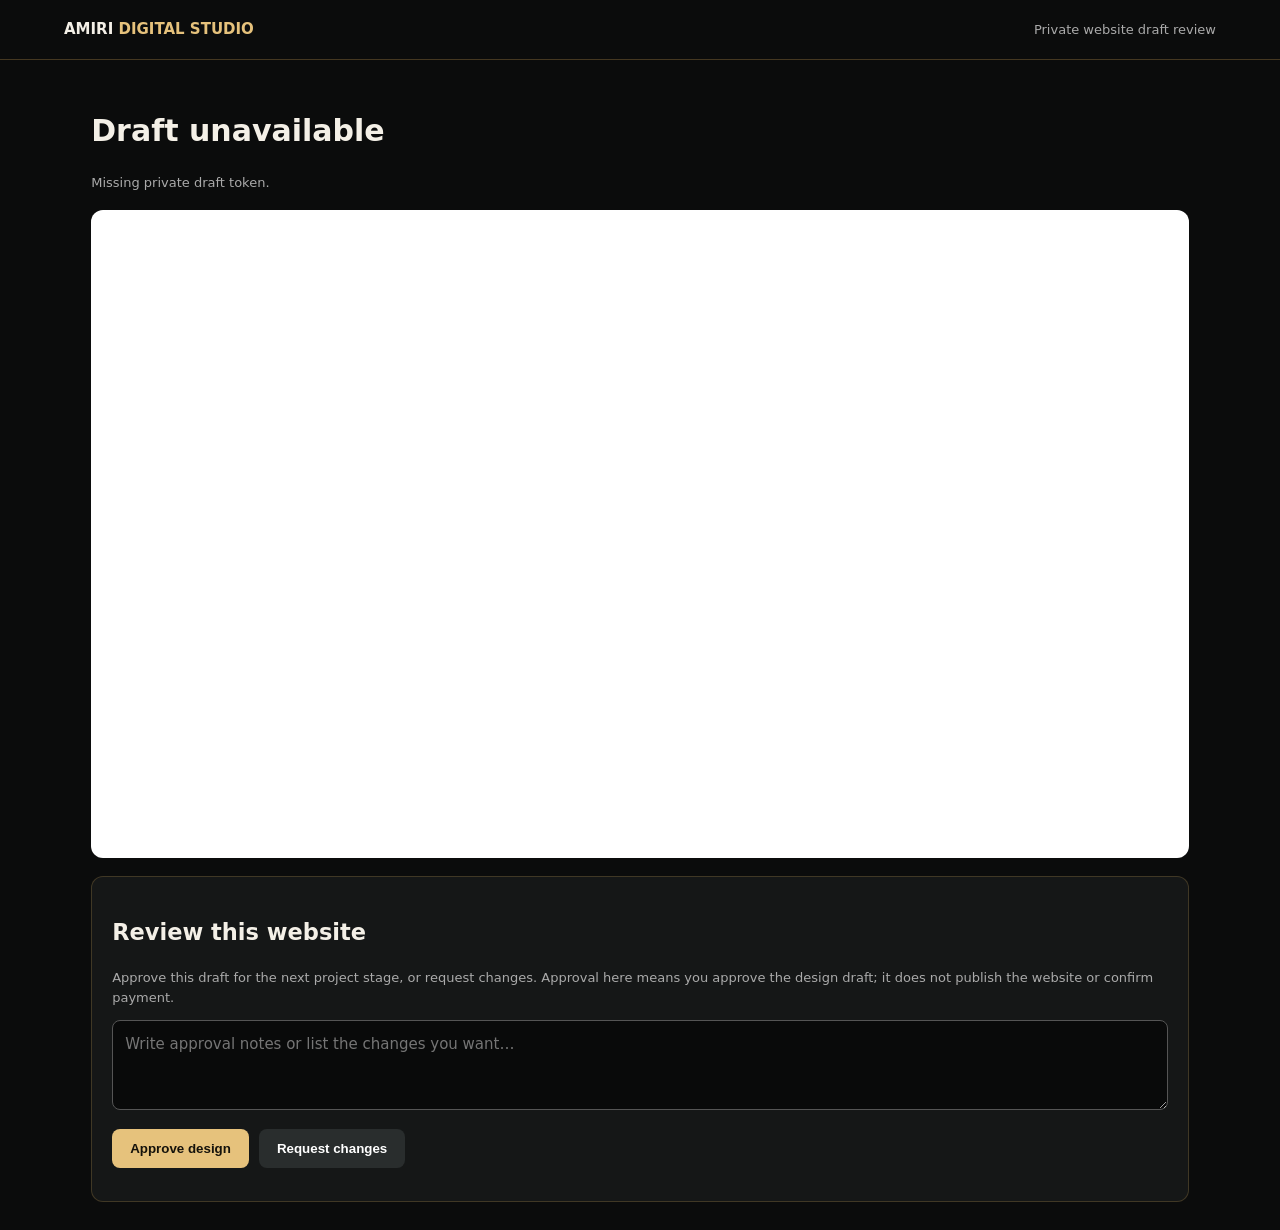
<file: draft-preview.html>
<!doctype html><html lang="en"><head><meta charset="utf-8"><meta name="viewport" content="width=device-width,initial-scale=1"><meta name="robots" content="noindex,nofollow"><title>Website draft review | Amiri Digital Studio</title><style>
*{box-sizing:border-box}body{margin:0;background:#0b0c0c;color:#f4f0e7;font:15px/1.5 system-ui,sans-serif}.top{padding:18px 5%;border-bottom:1px solid #b9914b55;display:flex;justify-content:space-between;gap:15px;align-items:center}.gold{color:#e6c27c}.wrap{max-width:1200px;margin:auto;padding:28px 4%}.meta{color:#aaa;font-size:13px}.frame{height:72vh;min-height:480px;background:#fff;border-radius:12px;overflow:hidden;margin:18px 0}.frame iframe{width:100%;height:100%;border:0}.panel{background:#151717;border:1px solid #b9914b44;border-radius:12px;padding:20px}.panel textarea{width:100%;min-height:90px;background:#090a0a;color:white;border:1px solid #555;border-radius:8px;padding:12px;font:inherit}.actions{display:flex;gap:10px;flex-wrap:wrap;margin-top:12px}button{border:0;border-radius:8px;padding:12px 18px;font-weight:700;cursor:pointer}.approve{background:#e6c27c;color:#15120b}.changes{background:#292d2d;color:#fff}.status{color:#e6c27c;font-size:13px;margin-top:12px}@media(max-width:600px){.frame{height:65vh;min-height:420px}.top{align-items:flex-start;flex-direction:column}}</style></head><body><header class="top"><b>AMIRI <span class="gold">DIGITAL STUDIO</span></b><span class="meta">Private website draft review</span></header><main class="wrap"><h1 id="title">Loading your website draft…</h1><p class="meta" id="details">Opening secure preview</p><p class="meta" id="history"></p><div class="frame"><iframe id="preview" title="Website draft" sandbox="allow-scripts allow-forms allow-popups"></iframe></div><section class="panel"><h2>Review this website</h2><p class="meta">Approve this draft for the next project stage, or request changes. Approval here means you approve the design draft; it does not publish the website or confirm payment.</p><textarea id="feedback" maxlength="2000" placeholder="Write approval notes or list the changes you want…"></textarea><div class="actions"><button class="approve" id="approve">Approve design</button><button class="changes" id="request">Request changes</button></div><p class="status" id="status" role="status"></p></section></main><script>
const token=new URLSearchParams(location.search).get("t");const $=id=>document.getElementById(id);let draft;
async function api(url,opts={}){const r=await fetch(url,opts);const d=await r.json();if(!r.ok)throw Error(d.error||"Request failed");return d;}
(async()=>{try{if(!token)throw Error("Missing private draft token.");const d=await api("/.netlify/functions/drafts?token="+encodeURIComponent(token));draft=d.draft;$("history").textContent="Revision history: "+(d.revisions||[]).map(x=>"v"+x.revision_number+" ("+new Date(x.created_at).toLocaleString()+")").join(" · ");$("title").textContent=draft.business_name||"Your website draft";$("details").textContent="Prepared for "+(draft.client_name||"client")+" · "+draft.status.replaceAll("_"," ")+" · Link expires "+new Date(draft.expires_at).toLocaleDateString();$("preview").srcdoc=draft.html_content;$("feedback").value=draft.client_feedback||"";}catch(e){$("title").textContent="Draft unavailable";$("details").textContent=e.message;$("approve").disabled=$("request").disabled=true;}})();
async function feedback(decision){try{const note=$("feedback").value.trim();if(note.length<3)throw Error("Please add a short note before submitting.");const d=await api("/.netlify/functions/drafts",{method:"POST",headers:{"Content-Type":"application/json"},body:JSON.stringify({action:"feedback",token,decision,feedback:note})});$("status").textContent=decision==="approve"?"Design approval sent to Amiri. The website is not published yet.":"Change request sent to Amiri."; }catch(e){$("status").textContent=e.message;}}
$("approve").onclick=()=>feedback("approve");$("request").onclick=()=>feedback("changes");
</script></body></html>
</file>
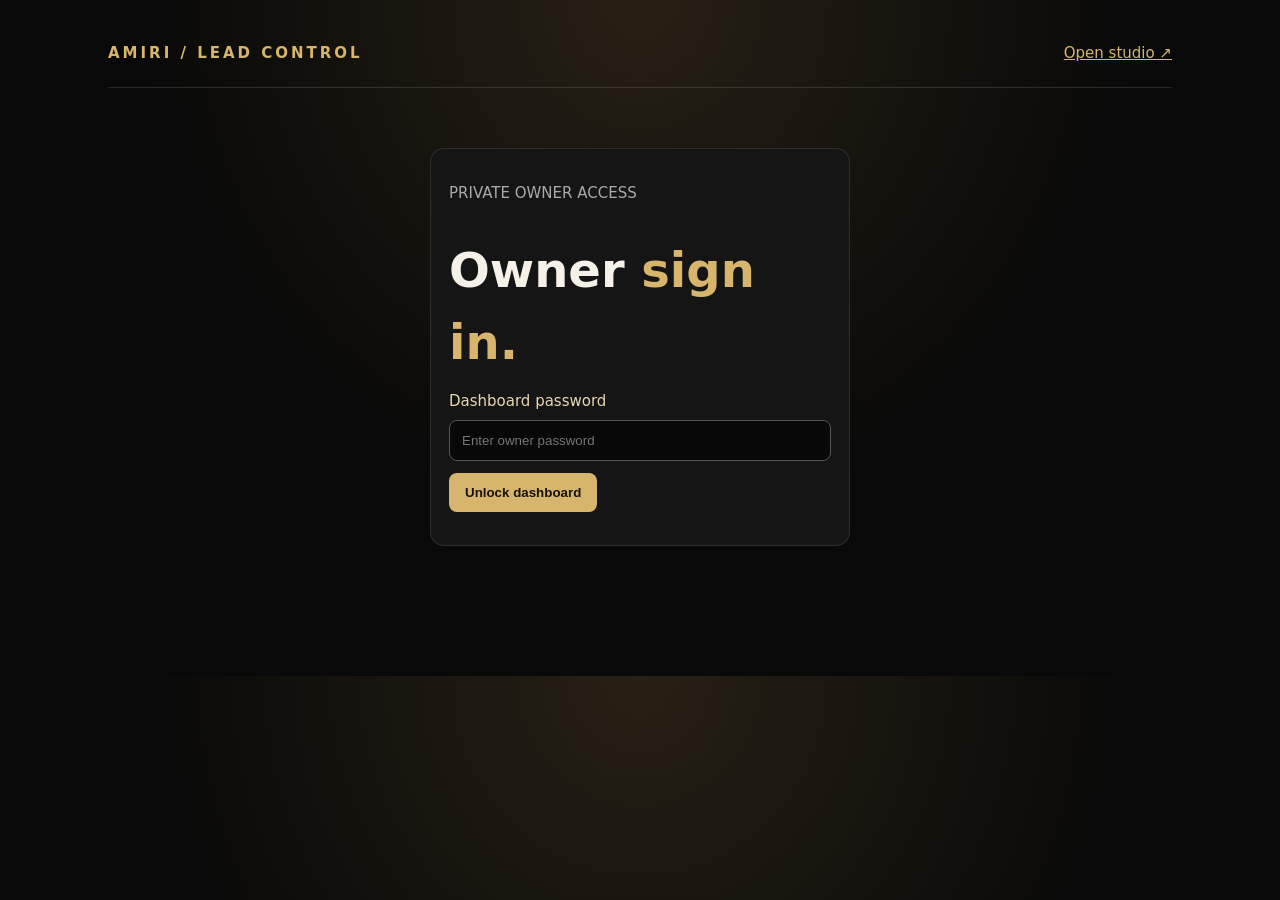
<file: lead-dashboard.html>
<!doctype html>
<html lang="en"><head><meta charset="utf-8"><meta name="viewport" content="width=device-width,initial-scale=1"><meta name="robots" content="noindex,nofollow"><title>Amiri | Private Lead Control</title><style>
:root{color-scheme:dark;--gold:#d7b56d;--bg:#090909;--panel:#151515;--muted:#aaa}*{box-sizing:border-box}body{margin:0;background:radial-gradient(ellipse at top,#272014,#090909 55%);color:#f5f1e8;font:15px/1.5 system-ui, sans-serif}main{max-width:1100px;margin:auto;padding:28px 18px 70px}header{display:flex;justify-content:space-between;align-items:center;border-bottom:1px solid #ffffff20;padding:14px 0 22px}.brand{color:var(--gold);font-weight:800;letter-spacing:3px}.muted,small{color:var(--muted)}h1{font-size:clamp(30px,6vw,48px);margin:30px 0 4px}h1 em{color:var(--gold);font-style:normal}.panel,.stat,.license,.log{background:var(--panel);border:1px solid #ffffff1b;border-radius:14px;padding:18px;margin:14px 0}.login{max-width:420px;margin:60px auto}.grid{display:grid;grid-template-columns:repeat(auto-fit,minmax(180px,1fr));gap:12px}.stat strong{display:block;font-size:30px;color:var(--gold)}label{display:grid;gap:7px;margin:12px 0;color:#e8d7b3}input,select{width:100%;padding:12px;border:1px solid #555;border-radius:8px;background:#080808;color:white}button{border:0;border-radius:8px;padding:12px 16px;background:var(--gold);color:#17120a;font-weight:800;cursor:pointer}button.secondary{background:#292929;color:#eee;border:1px solid #555}button:disabled{opacity:.5}.row{display:flex;gap:10px;flex-wrap:wrap;align-items:center}.row>*{flex:1}.code{font-size:22px;color:#f2ce82;letter-spacing:2px;overflow-wrap:anywhere}.pill{display:inline-block;padding:3px 9px;border-radius:30px;background:#292929;color:var(--gold)}.list{display:grid;grid-template-columns:repeat(auto-fit,minmax(260px,1fr));gap:10px}.license h3{margin:0 0 6px}.license p,.log p{margin:5px 0}.error{color:#ff9c9c}.success{color:#a9e6b4}a{color:var(--gold)}[hidden]{display:none!important}</style></head>
<body><main><header><div class="brand">AMIRI / LEAD CONTROL</div><a href="/" target="_blank">Open studio ↗</a></header>
<section id="login" class="panel login"><p class="muted">PRIVATE OWNER ACCESS</p><h1>Owner <em>sign in.</em></h1><label>Dashboard password<input id="password" type="password" autocomplete="current-password" placeholder="Enter owner password"></label><button id="loginBtn">Unlock dashboard</button><p id="loginMsg" role="status"></p></section>
<section id="app" hidden><div class="row"><div><p class="muted">PRIVATE OWNER PANEL</p><h1>Lead Finder <em>control.</em></h1></div><button class="secondary" id="logout" style="flex:0 0 auto">Log out</button></div>
<div class="grid"><div class="stat"><span class="muted">Total licences</span><strong id="total">0</strong></div><div class="stat"><span class="muted">Active</span><strong id="active">0</strong></div><div class="stat"><span class="muted">Searches used</span><strong id="used">0</strong></div><div class="stat"><span class="muted">Search logs</span><strong id="logsCount">0</strong></div></div>
<section class="panel"><h2>Create activation code</h2><form id="create"><div class="grid"><label>Customer name<input name="customer_name" required maxlength="120"></label><label>Customer phone<input name="customer_phone" maxlength="40"></label><label>Search limit<input name="max_searches" type="number" min="1" max="100000" value="100" required></label><label>Expiry date<input name="expires_at" type="date"></label></div><button id="createBtn">Generate code</button><p id="createMsg" role="status"></p></form><div id="newCode" hidden class="panel"><p>Copy and send this code to the customer. It will not be shown again.</p><div class="code" id="codeValue"></div><button class="secondary" id="copyCode">Copy code</button></div></section>
<section class="panel"><div class="row"><h2>Customer licences</h2><button class="secondary" id="refresh" style="flex:0 0 auto">Refresh</button></div><div id="licenses" class="list"></div></section>
<section class="panel"><h2>Recent search activity</h2><div id="logs" class="list"></div></section>
</section></main><script>
const $=s=>document.querySelector(s);let token="";
async function api(action,method="POST",data={}){const r=await fetch("/.netlify/functions/owner-admin",{method,headers:{"Content-Type":"application/json",...(token?{Authorization:"Bearer "+token}:{})},body:method==="GET"?undefined:JSON.stringify({action,...data})});const j=await r.json().catch(()=>({}));if(!r.ok)throw Error(j.error||"Request failed ("+r.status+")");return j}
async function load(){const j=await api("lead_dashboard");const licenses=j.licenses||[],logs=j.logs||[];$("#total").textContent=licenses.length;$("#active").textContent=licenses.filter(x=>x.status==="active").length;$("#used").textContent=licenses.reduce((n,x)=>n+Number(x.searches_used||0),0);$("#logsCount").textContent=logs.length;
$("#licenses").innerHTML=licenses.length?licenses.map(x=>'<article class="license"><h3>'+esc(x.customer_name)+'</h3><p>'+esc(x.customer_phone||"No phone")+'</p><p><span class="pill">'+esc(x.status)+'</span></p><p>Used: '+x.searches_used+' / '+x.max_searches+'</p><p>Expires: '+(x.expires_at?new Date(x.expires_at).toLocaleDateString():"No expiry")+'</p><div class="row"><select data-status="'+x.id+'"><option value="active" '+(x.status==="active"?"selected":"")+'>Active</option><option value="suspended" '+(x.status==="suspended"?"selected":"")+'>Suspended</option><option value="revoked" '+(x.status==="revoked"?"selected":"")+'>Revoked</option></select><button class="secondary" data-save="'+x.id+'">Update</button></div></article>').join(""):"<p>No licences created yet.</p>";
$("#logs").innerHTML=logs.length?logs.map(x=>'<article class="log"><p><b>'+esc(x.location)+'</b></p><p>Category: '+esc(x.category)+'</p><small>'+new Date(x.searched_at).toLocaleString()+' · Licence '+esc(x.license_id)+'</small></article>').join(""):"<p>No search activity yet.</p>";}
function esc(s){return String(s??"").replace(/[&<>"']/g,c=>({"&":"&amp;","<":"&lt;",">":"&gt;",'"':"&quot;","'":"&#39;"}[c]));}
$("#loginBtn").onclick=async()=>{const b=$("#loginBtn");b.disabled=true;try{const j=await api("login","POST",{password:$("#password").value});token=j.token;$("#login").hidden=true;$("#app").hidden=false;await load()}catch(e){$("#loginMsg").textContent=e.message;$("#loginMsg").className="error"}finally{b.disabled=false}};
$("#logout").onclick=()=>{token="";$("#app").hidden=true;$("#login").hidden=false;$("#password").value=""};$("#refresh").onclick=()=>load().catch(e=>alert(e.message));
$("#create").onsubmit=async e=>{e.preventDefault();const b=$("#createBtn");b.disabled=true;try{const d=Object.fromEntries(new FormData(e.target));if(d.expires_at)d.expires_at=new Date(d.expires_at+"T23:59:59").toISOString();else d.expires_at=null;const j=await api("create_lead_license","POST",d);$("#codeValue").textContent=j.code;$("#newCode").hidden=false;$("#createMsg").textContent="Code created. Copy it and send it to the customer.";$("#createMsg").className="success";e.target.reset();await load()}catch(err){$("#createMsg").textContent=err.message;$("#createMsg").className="error"}finally{b.disabled=false}};
$("#copyCode").onclick=()=>navigator.clipboard.writeText($("#codeValue").textContent).then(()=>$("#copyCode").textContent="Copied");
$("#licenses").onclick=async e=>{const b=e.target.closest("[data-save]");if(!b)return;const id=b.dataset.save,status=$('[data-status="'+id+'"]').value;b.disabled=true;try{await api("set_lead_license_status","PATCH",{id,status});await load()}catch(err){alert(err.message)}finally{b.disabled=false}};
</script></body></html>
</file>
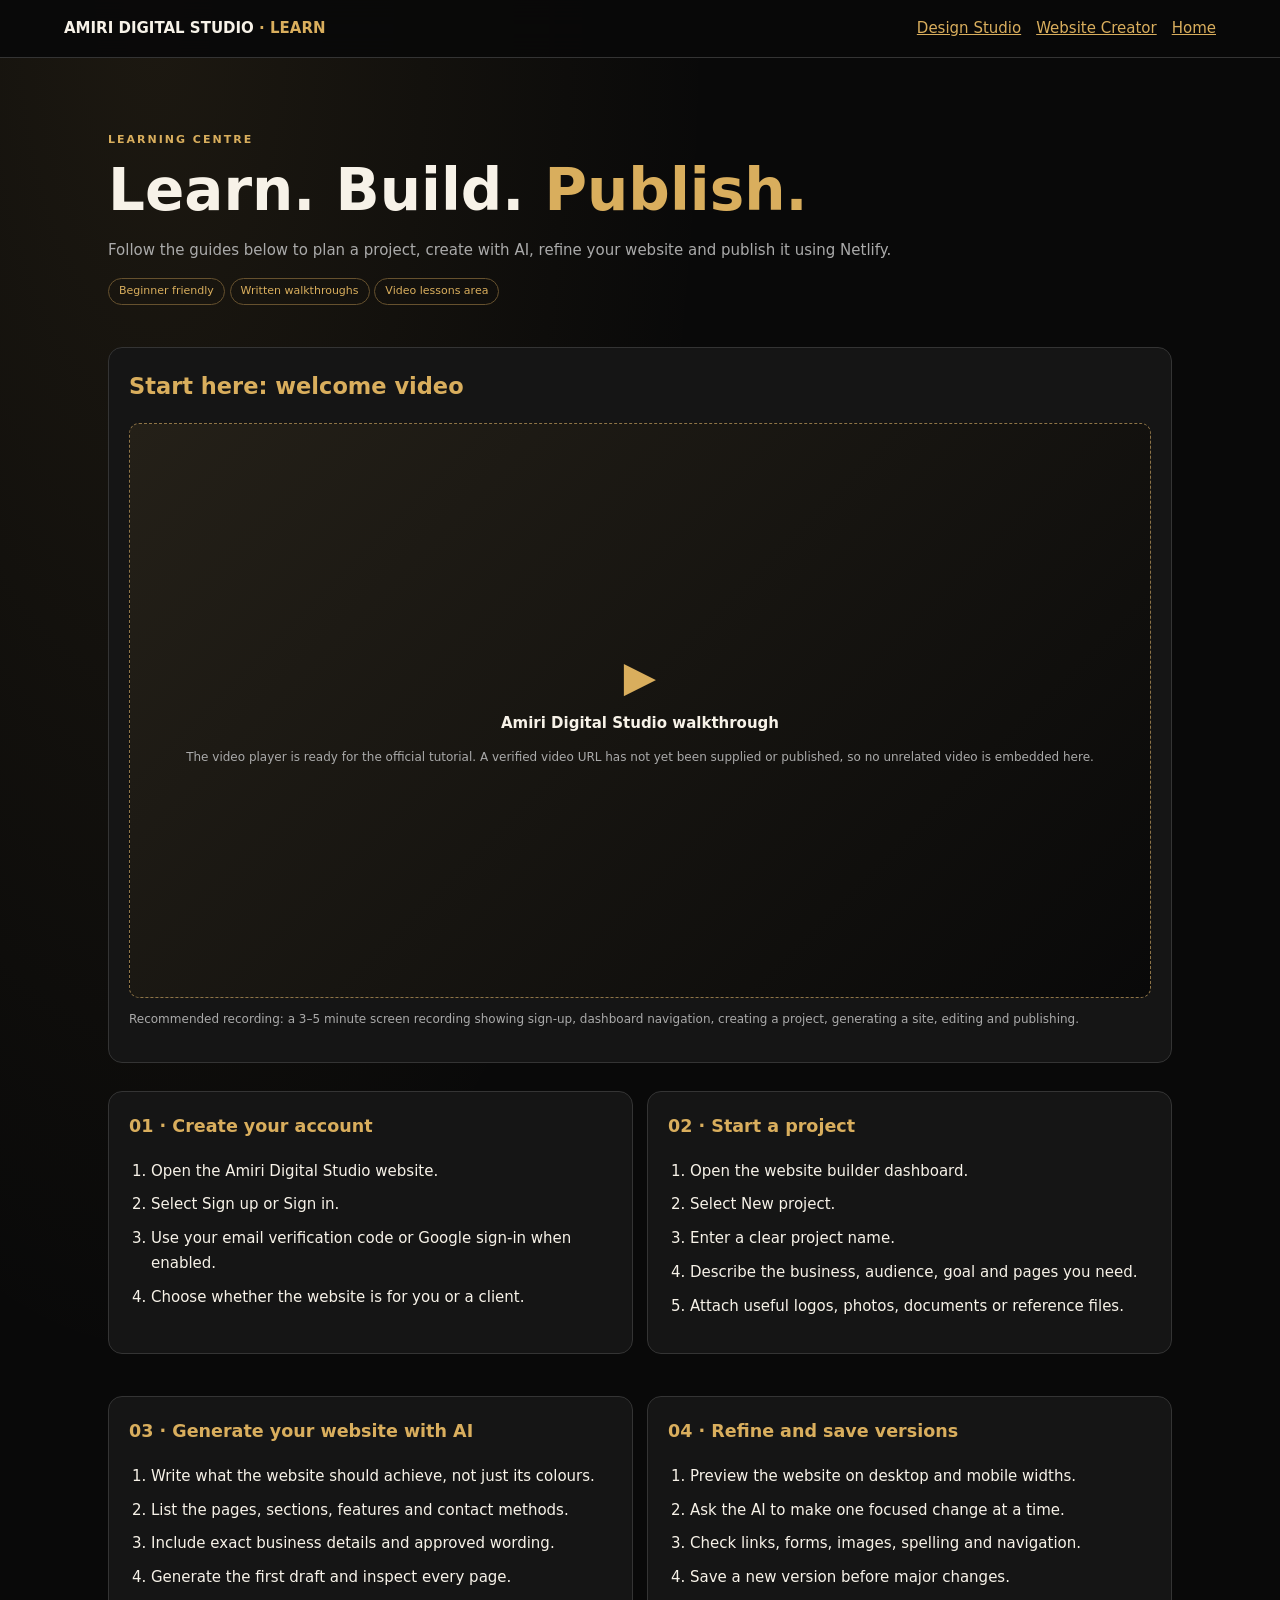
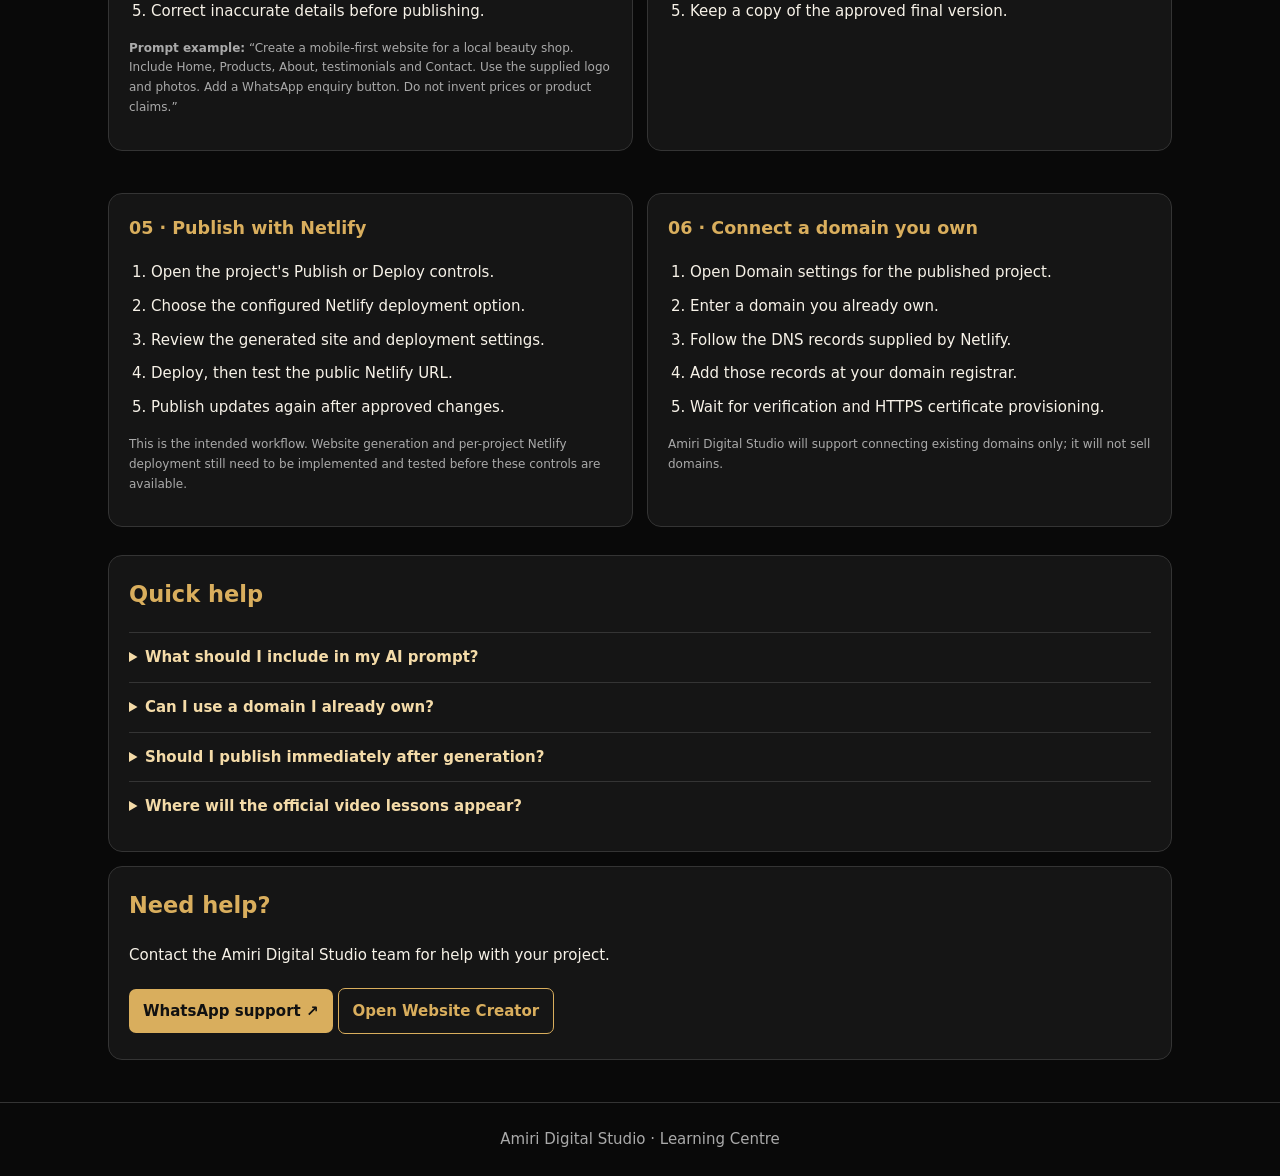
<file: learn.html>
<!doctype html>
<html lang="en"><head><meta charset="utf-8"><meta name="viewport" content="width=device-width,initial-scale=1"><meta name="theme-color" content="#090909"><meta name="description" content="Step-by-step tutorials for Amiri Digital Studio."><title>Learn | Amiri Digital Studio</title>
<style>
:root{--bg:#090909;--panel:#151515;--gold:#d9ae5d;--line:#343434;--muted:#aaa}*{box-sizing:border-box}html{scroll-behavior:smooth}body{margin:0;background:radial-gradient(ellipse at 12% 0%,#d9ae5d18,transparent 35%),var(--bg);color:#f7f2e8;font:15px system-ui,Arial;line-height:1.65}header{padding:16px 5%;display:flex;justify-content:space-between;align-items:center;border-bottom:1px solid var(--line);position:sticky;top:0;background:#090909ed;backdrop-filter:blur(14px);z-index:5}a{color:var(--gold)}main{max-width:1100px;margin:auto;padding:28px 18px}.eyebrow{color:var(--gold);letter-spacing:2px;font-size:11px;font-weight:700}.hero{padding:45px 0 28px}.hero h1{font-size:clamp(34px,6vw,58px);line-height:1.1;margin:10px 0}.hero p,.muted{color:var(--muted)}.grid{display:grid;grid-template-columns:repeat(2,minmax(0,1fr));gap:14px}.card{background:var(--panel);border:1px solid var(--line);border-radius:14px;padding:20px;margin:14px 0}.card h2,.card h3{color:var(--gold);margin-top:0}.video-placeholder{aspect-ratio:16/9;background:linear-gradient(135deg,#242018,#090909);border:1px dashed #8e7447;border-radius:10px;display:grid;place-items:center;text-align:center;padding:18px}.play{font-size:42px;color:var(--gold)}.steps{padding-left:22px}.steps li{margin:9px 0}.pill{display:inline-block;border:1px solid #66512e;border-radius:30px;padding:3px 10px;color:var(--gold);font-size:11px}.btn{display:inline-block;background:var(--gold);color:#111;padding:10px 14px;border-radius:7px;text-decoration:none;font-weight:700;margin:5px 5px 5px 0}.outline{background:transparent;color:var(--gold);border:1px solid var(--gold)}.lesson{scroll-margin-top:90px}.faq details{border-top:1px solid var(--line);padding:12px 0}.faq summary{cursor:pointer;color:#f4dba8;font-weight:700}.note{font-size:12px;color:var(--muted)}footer{padding:24px 5%;border-top:1px solid var(--line);color:var(--muted);text-align:center}@media(max-width:700px){.grid{grid-template-columns:1fr}main{padding:18px 12px}}
</style></head><body>
<header><strong>AMIRI DIGITAL STUDIO <span style="color:var(--gold)">· LEARN</span></strong><nav><a href="/design-studio.html">Design Studio</a>　<a href="/website-builder.html">Website Creator</a>　<a href="/">Home</a></nav></header>
<main><section class="hero"><div class="eyebrow">LEARNING CENTRE</div><h1>Learn. Build. <span style="color:var(--gold)">Publish.</span></h1><p>Follow the guides below to plan a project, create with AI, refine your website and publish it using Netlify.</p><span class="pill">Beginner friendly</span> <span class="pill">Written walkthroughs</span> <span class="pill">Video lessons area</span></section>
<section class="card"><h2>Start here: welcome video</h2><div class="video-placeholder"><div><div class="play">▶</div><strong>Amiri Digital Studio walkthrough</strong><p class="note">The video player is ready for the official tutorial. A verified video URL has not yet been supplied or published, so no unrelated video is embedded here.</p></div></div><p class="note">Recommended recording: a 3–5 minute screen recording showing sign-up, dashboard navigation, creating a project, generating a site, editing and publishing.</p></section>
<section class="grid">
<article class="card"><h3>01 · Create your account</h3><ol class="steps"><li>Open the Amiri Digital Studio website.</li><li>Select Sign up or Sign in.</li><li>Use your email verification code or Google sign-in when enabled.</li><li>Choose whether the website is for you or a client.</li></ol></article>
<article class="card"><h3>02 · Start a project</h3><ol class="steps"><li>Open the website builder dashboard.</li><li>Select New project.</li><li>Enter a clear project name.</li><li>Describe the business, audience, goal and pages you need.</li><li>Attach useful logos, photos, documents or reference files.</li></ol></article>
<article class="card lesson" id="generate"><h3>03 · Generate your website with AI</h3><ol class="steps"><li>Write what the website should achieve, not just its colours.</li><li>List the pages, sections, features and contact methods.</li><li>Include exact business details and approved wording.</li><li>Generate the first draft and inspect every page.</li><li>Correct inaccurate details before publishing.</li></ol><p class="note"><strong>Prompt example:</strong> “Create a mobile-first website for a local beauty shop. Include Home, Products, About, testimonials and Contact. Use the supplied logo and photos. Add a WhatsApp enquiry button. Do not invent prices or product claims.”</p></article>
<article class="card"><h3>04 · Refine and save versions</h3><ol class="steps"><li>Preview the website on desktop and mobile widths.</li><li>Ask the AI to make one focused change at a time.</li><li>Check links, forms, images, spelling and navigation.</li><li>Save a new version before major changes.</li><li>Keep a copy of the approved final version.</li></ol></article>
<article class="card"><h3>05 · Publish with Netlify</h3><ol class="steps"><li>Open the project's Publish or Deploy controls.</li><li>Choose the configured Netlify deployment option.</li><li>Review the generated site and deployment settings.</li><li>Deploy, then test the public Netlify URL.</li><li>Publish updates again after approved changes.</li></ol><p class="note">This is the intended workflow. Website generation and per-project Netlify deployment still need to be implemented and tested before these controls are available.</p></article>
<article class="card"><h3>06 · Connect a domain you own</h3><ol class="steps"><li>Open Domain settings for the published project.</li><li>Enter a domain you already own.</li><li>Follow the DNS records supplied by Netlify.</li><li>Add those records at your domain registrar.</li><li>Wait for verification and HTTPS certificate provisioning.</li></ol><p class="note">Amiri Digital Studio will support connecting existing domains only; it will not sell domains.</p></article>
</section>
<section class="card faq"><h2>Quick help</h2><details><summary>What should I include in my AI prompt?</summary><p>Business type, target customers, website goal, pages, brand style, features, contact details and any supplied reference files.</p></details><details><summary>Can I use a domain I already own?</summary><p>Yes. The planned workflow connects an existing domain through Netlify after deployment and DNS verification. No domain purchase is required through Amiri.</p></details><details><summary>Should I publish immediately after generation?</summary><p>No. Review mobile layout, factual details, contact links, forms, privacy notices and spelling first.</p></details><details><summary>Where will the official video lessons appear?</summary><p>In this Learning Centre. The video area is prepared, but the official screen-recorded lessons must still be created and added.</p></details></section>
<section class="card"><h2>Need help?</h2><p>Contact the Amiri Digital Studio team for help with your project.</p><a class="btn" href="https://wa.me/256765014053?text=Hello%20Amiri%20Digital%20Studio%2C%20I%20need%20help%20using%20the%20platform." target="_blank" rel="noopener">WhatsApp support ↗</a><a class="btn outline" href="/website-builder.html">Open Website Creator</a></section>
</main><footer>Amiri Digital Studio · Learning Centre</footer></body></html>
</file>
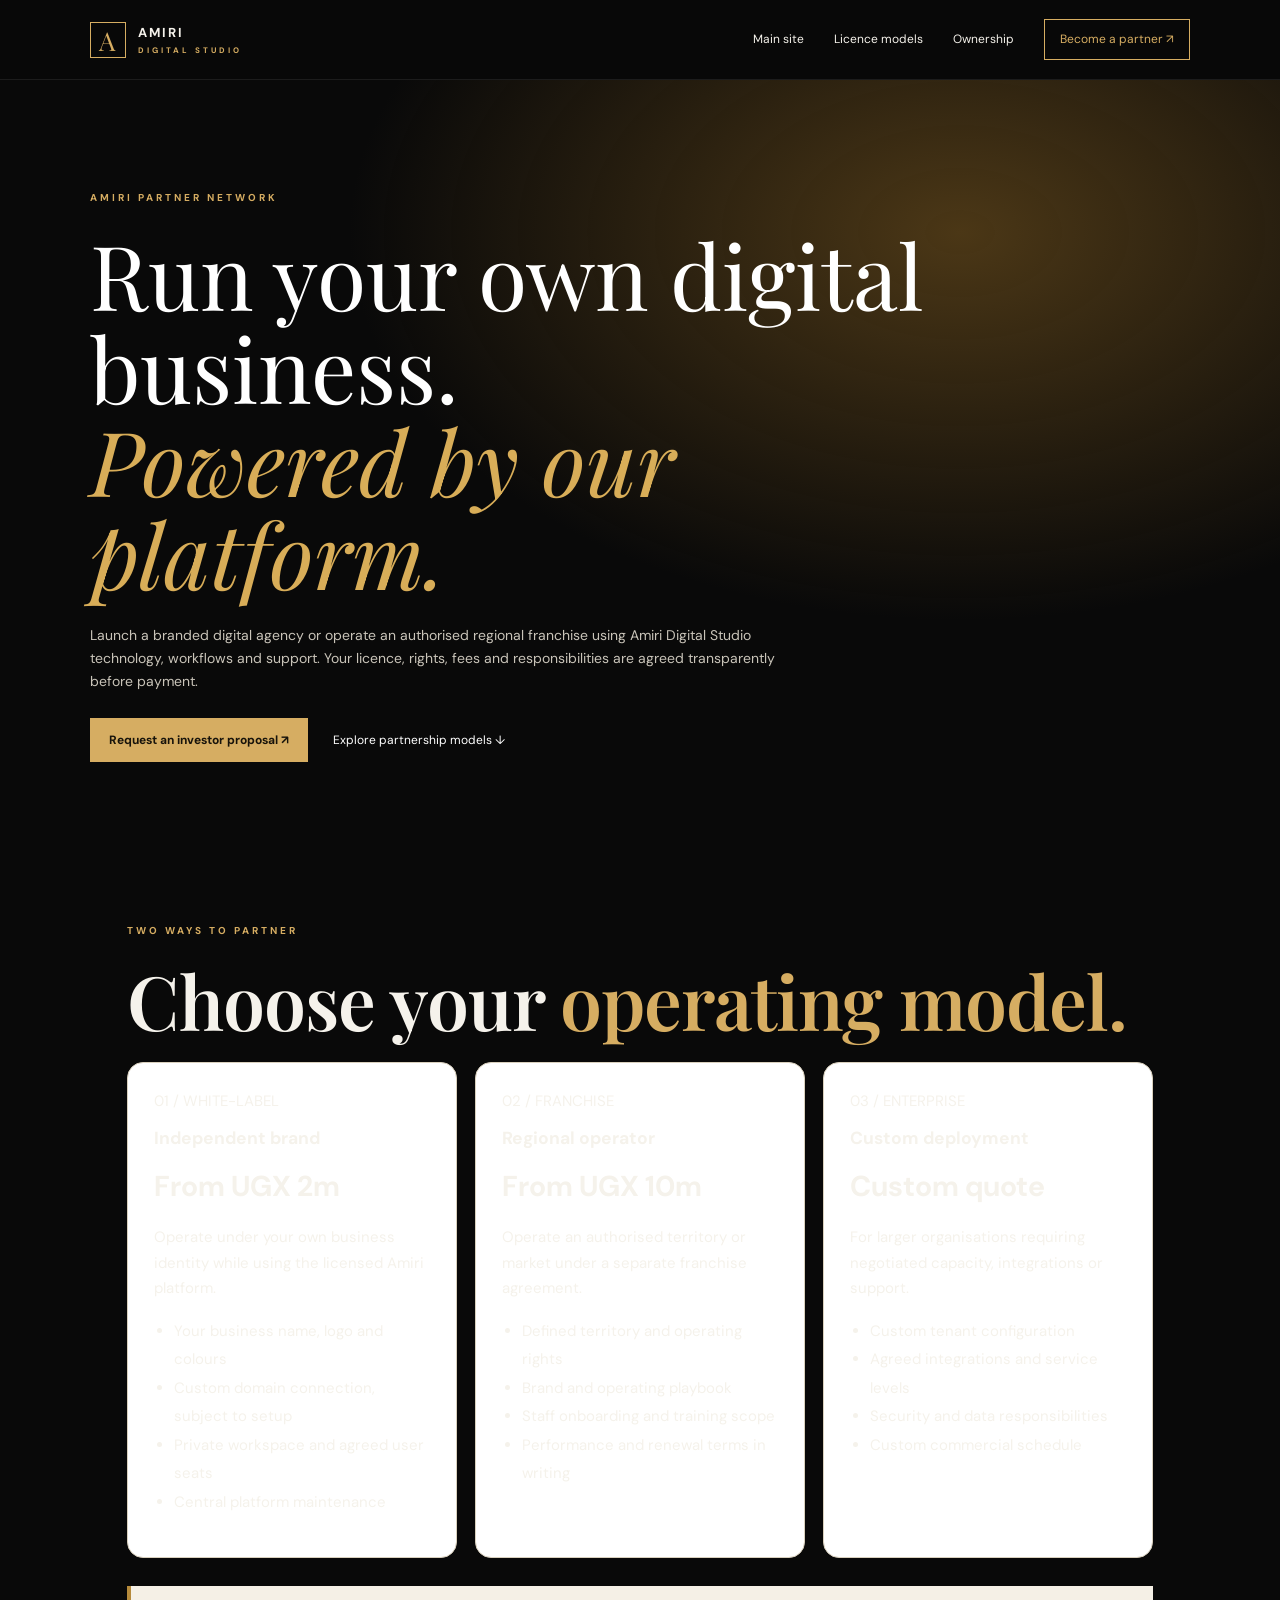
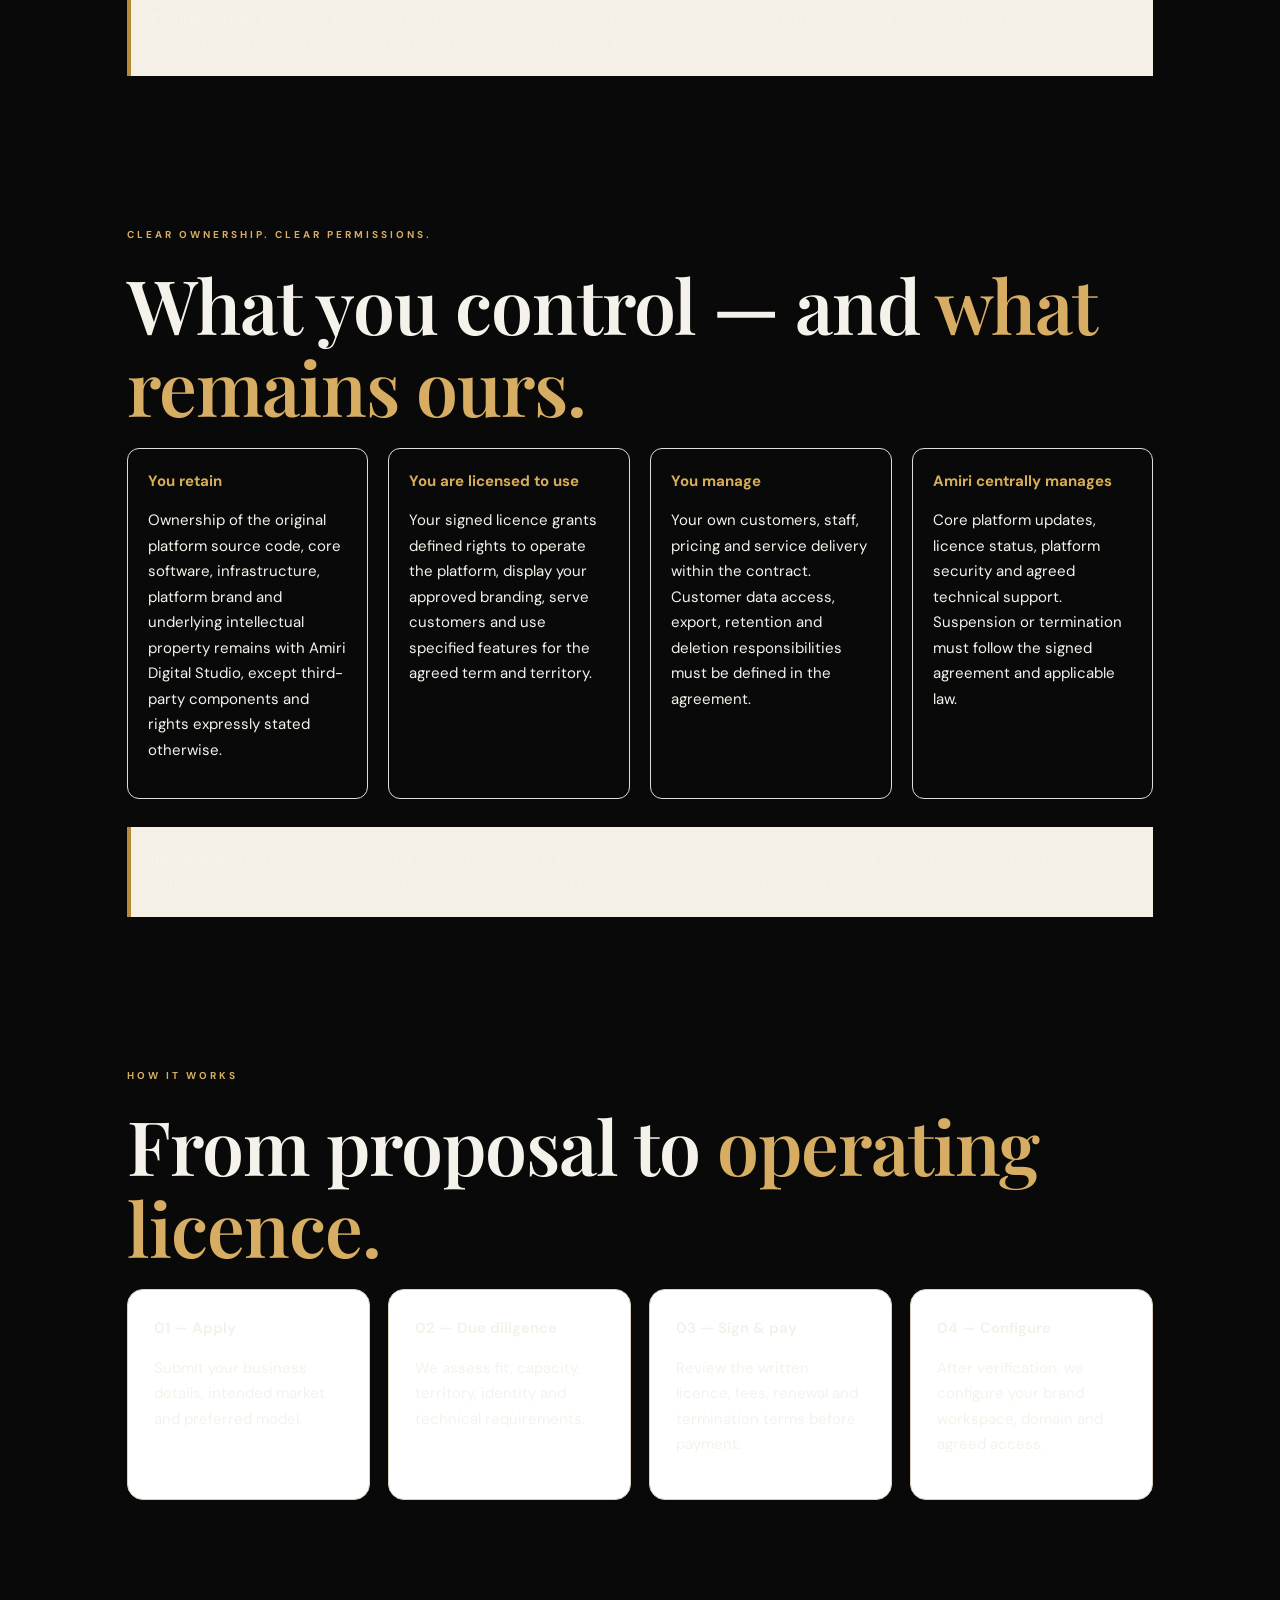
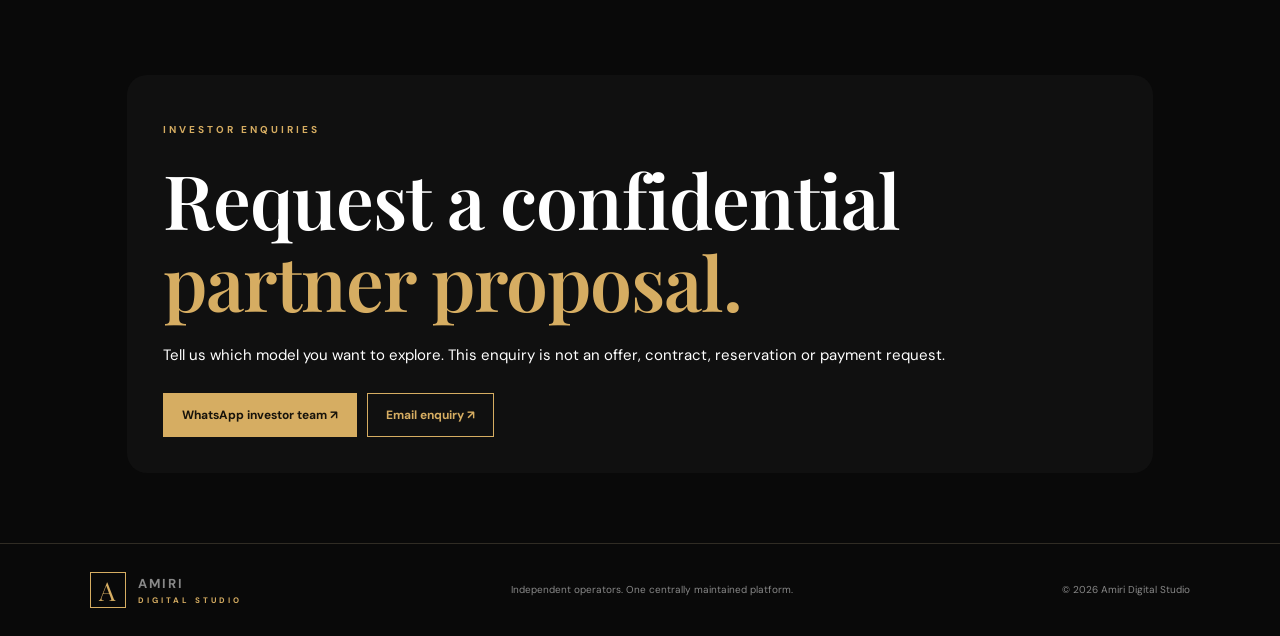
<file: partners.html>
<!doctype html>
<html lang="en"><head><meta charset="utf-8"><meta name="viewport" content="width=device-width,initial-scale=1"><meta name="description" content="Operate your own branded digital agency on the Amiri Digital Studio platform under a clear commercial licence."><meta name="theme-color" content="#090909"><title>Partner & Reseller Licensing | Amiri Digital Studio</title><link rel="preconnect" href="https://fonts.googleapis.com"><link href="https://fonts.googleapis.com/css2?family=DM+Sans:wght@400;500;600;700&family=Playfair+Display:wght@600;700&display=swap" rel="stylesheet"><link rel="stylesheet" href="styles.css"><style>
.partner-hero{padding:100px 7vw 80px;background:radial-gradient(ellipse at 75% 20%,#4b3716 0,transparent 45%),#090909;color:#fff}.partner-hero h1{font:clamp(2.8rem,7vw,6rem)/1.04 'Playfair Display',serif;max-width:900px;margin:20px 0}.partner-hero em,.gold-text{color:#d8ad58}.partner-hero .lead{max-width:720px;color:#c9c4b9}.partner-wrap{max-width:1180px;margin:auto;padding:70px 6vw}.partner-grid{display:grid;grid-template-columns:repeat(auto-fit,minmax(230px,1fr));gap:18px}.partner-card{border:1px solid #d9d0bd;border-radius:16px;padding:26px;background:#fff}.partner-card h3{margin:10px 0}.partner-card strong{font-size:1.8rem}.partner-card p,.partner-wrap p{line-height:1.7}.partner-card ul{padding-left:20px;line-height:1.9}.partner-note{background:#f5f0e6;border-left:4px solid #b58a3b;padding:20px;margin-top:28px}.partner-cta{background:#101010;color:#fff;border-radius:20px;padding:36px;margin-top:35px}.partner-cta a{display:inline-block;margin:10px 10px 0 0}.rights{display:grid;grid-template-columns:repeat(auto-fit,minmax(230px,1fr));gap:20px}.rights article{padding:20px;border:1px solid #ddd;border-radius:12px}.rights b{display:block;margin-bottom:8px}
</style></head><body><header><a class="brand" href="/"><b>A</b><span>AMIRI<small>DIGITAL STUDIO</small></span></a><button class="menu" aria-label="Toggle navigation" aria-expanded="false">☰</button><nav><a href="/">Main site</a><a href="#models">Licence models</a><a href="#rights">Ownership</a><a class="nav-cta" href="#enquire">Become a partner ↗</a></nav></header>
<main><section class="partner-hero"><p class="eyebrow">AMIRI PARTNER NETWORK</p><h1>Run your own digital business.<br><em>Powered by our platform.</em></h1><p class="lead">Launch a branded digital agency or operate an authorised regional franchise using Amiri Digital Studio technology, workflows and support. Your licence, rights, fees and responsibilities are agreed transparently before payment.</p><div class="actions"><a class="btn gold" href="#enquire">Request an investor proposal ↗</a><a href="#models">Explore partnership models ↓</a></div></section>
<section class="partner-wrap" id="models"><p class="eyebrow">TWO WAYS TO PARTNER</p><h2>Choose your <em>operating model.</em></h2><div class="partner-grid"><article class="partner-card"><span>01 / WHITE-LABEL</span><h3>Independent brand</h3><strong>From UGX 2m</strong><p>Operate under your own business identity while using the licensed Amiri platform.</p><ul><li>Your business name, logo and colours</li><li>Custom domain connection, subject to setup</li><li>Private workspace and agreed user seats</li><li>Central platform maintenance</li></ul></article><article class="partner-card"><span>02 / FRANCHISE</span><h3>Regional operator</h3><strong>From UGX 10m</strong><p>Operate an authorised territory or market under a separate franchise agreement.</p><ul><li>Defined territory and operating rights</li><li>Brand and operating playbook</li><li>Staff onboarding and training scope</li><li>Performance and renewal terms in writing</li></ul></article><article class="partner-card"><span>03 / ENTERPRISE</span><h3>Custom deployment</h3><strong>Custom quote</strong><p>For larger organisations requiring negotiated capacity, integrations or support.</p><ul><li>Custom tenant configuration</li><li>Agreed integrations and service levels</li><li>Security and data responsibilities</li><li>Custom commercial schedule</li></ul></article></div><div class="partner-note"><b>Pricing status:</b> These are proposed starting prices for discussion, not a final offer or guaranteed return. Final fees, taxes, hosting, domains, support, territory and renewal terms must be quoted and signed before payment.</div></section>
<section class="partner-wrap" id="rights"><p class="eyebrow">CLEAR OWNERSHIP. CLEAR PERMISSIONS.</p><h2>What you control — and <em>what remains ours.</em></h2><div class="rights"><article><b class="gold-text">You retain</b><p>Ownership of the original platform source code, core software, infrastructure, platform brand and underlying intellectual property remains with Amiri Digital Studio, except third-party components and rights expressly stated otherwise.</p></article><article><b class="gold-text">You are licensed to use</b><p>Your signed licence grants defined rights to operate the platform, display your approved branding, serve customers and use specified features for the agreed term and territory.</p></article><article><b class="gold-text">You manage</b><p>Your own customers, staff, pricing and service delivery within the contract. Customer data access, export, retention and deletion responsibilities must be defined in the agreement.</p></article><article><b class="gold-text">Amiri centrally manages</b><p>Core platform updates, licence status, platform security and agreed technical support. Suspension or termination must follow the signed agreement and applicable law.</p></article></div><div class="partner-note"><b>Important:</b> A partner licence is not a sale of the website, source code, company, domain or intellectual property. We will state this plainly in the proposal and contract. Do not represent the licensed business as an acquisition or claim exclusive ownership.</div></section>
<section class="partner-wrap"><p class="eyebrow">HOW IT WORKS</p><h2>From proposal to <em>operating licence.</em></h2><div class="partner-grid"><article class="partner-card"><b>01 — Apply</b><p>Submit your business details, intended market and preferred model.</p></article><article class="partner-card"><b>02 — Due diligence</b><p>We assess fit, capacity, territory, identity and technical requirements.</p></article><article class="partner-card"><b>03 — Sign & pay</b><p>Review the written licence, fees, renewal and termination terms before payment.</p></article><article class="partner-card"><b>04 — Configure</b><p>After verification, we configure your brand workspace, domain and agreed access.</p></article></div></section>
<section class="partner-wrap" id="enquire"><div class="partner-cta"><p class="eyebrow">INVESTOR ENQUIRIES</p><h2>Request a confidential <em>partner proposal.</em></h2><p>Tell us which model you want to explore. This enquiry is not an offer, contract, reservation or payment request.</p><a class="btn gold" href="https://wa.me/256765014053?text=Hello%20Amiri%20Digital%20Studio%2C%20I%20want%20an%20investor%20licensing%20proposal." target="_blank" rel="noopener">WhatsApp investor team ↗</a><a class="btn outline" href="mailto:amiriukasha94@gmail.com?subject=Amiri%20Partner%20Licensing%20Enquiry">Email enquiry ↗</a></div></section></main><footer><a class="brand" href="/"><b>A</b><span>AMIRI<small>DIGITAL STUDIO</small></span></a><p>Independent operators. One centrally maintained platform.</p><span>© <span id="year"></span> Amiri Digital Studio</span></footer><script src="script.js"></script></body></html>
</file>
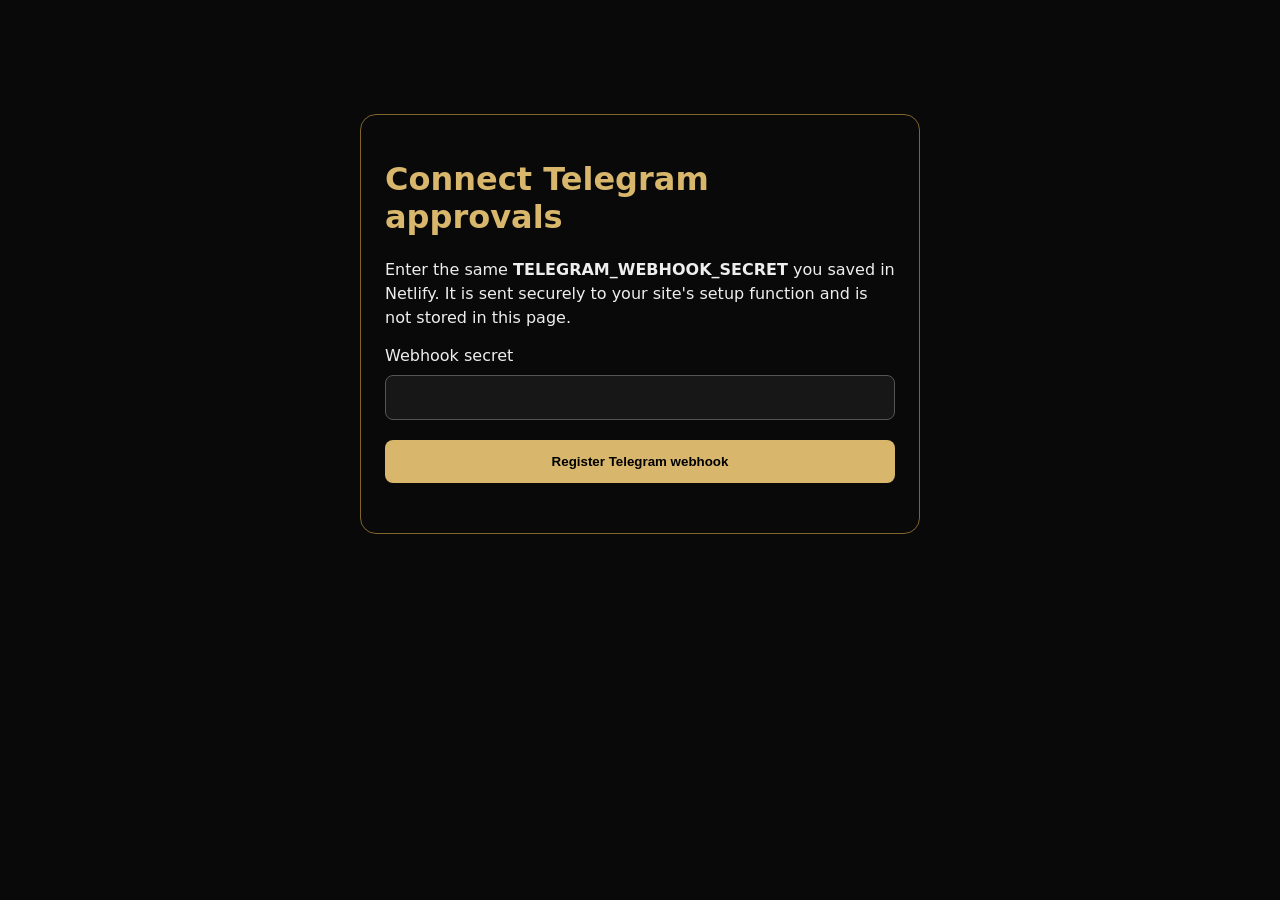
<file: telegram-setup.html>
<!doctype html>
<html lang="en"><head><meta charset="utf-8"><meta name="viewport" content="width=device-width,initial-scale=1"><meta name="robots" content="noindex,nofollow"><title>Telegram setup | Amiri Digital Studio</title><style>body{font:16px system-ui;background:#090909;color:#eee;max-width:560px;margin:10vh auto;padding:24px}main{border:1px solid #80652c;border-radius:16px;padding:24px}h1{color:#d8b66b}input,button{box-sizing:border-box;width:100%;padding:14px;margin:10px 0;border-radius:8px}input{background:#171717;color:#fff;border:1px solid #555}button{background:#d8b66b;border:0;font-weight:700}p{line-height:1.5}#status{white-space:pre-wrap}</style></head>
<body><main><h1>Connect Telegram approvals</h1><p>Enter the same <b>TELEGRAM_WEBHOOK_SECRET</b> you saved in Netlify. It is sent securely to your site's setup function and is not stored in this page.</p><form id="setup"><label>Webhook secret<input id="secret" type="password" autocomplete="off" required minlength="32"></label><button id="go">Register Telegram webhook</button></form><p id="status" role="status"></p></main><script>
document.querySelector("#setup").addEventListener("submit",async e=>{e.preventDefault();const b=document.querySelector("#go"),s=document.querySelector("#status"),v=document.querySelector("#secret").value;b.disabled=true;b.textContent="Registering…";s.textContent="Contacting Telegram…";try{const r=await fetch("/.netlify/functions/setup-telegram-webhook",{method:"POST",headers:{"x-setup-secret":v}});const d=await r.json();if(!r.ok)throw Error(d.error||"Setup failed");s.textContent="Success: "+d.description+"\\nWebhook: "+d.webhook+"\\nYou can close this page.";document.querySelector("#secret").value="";}catch(err){s.textContent="Error: "+err.message;b.disabled=false;b.textContent="Try again";}});
</script></body></html>
</file>
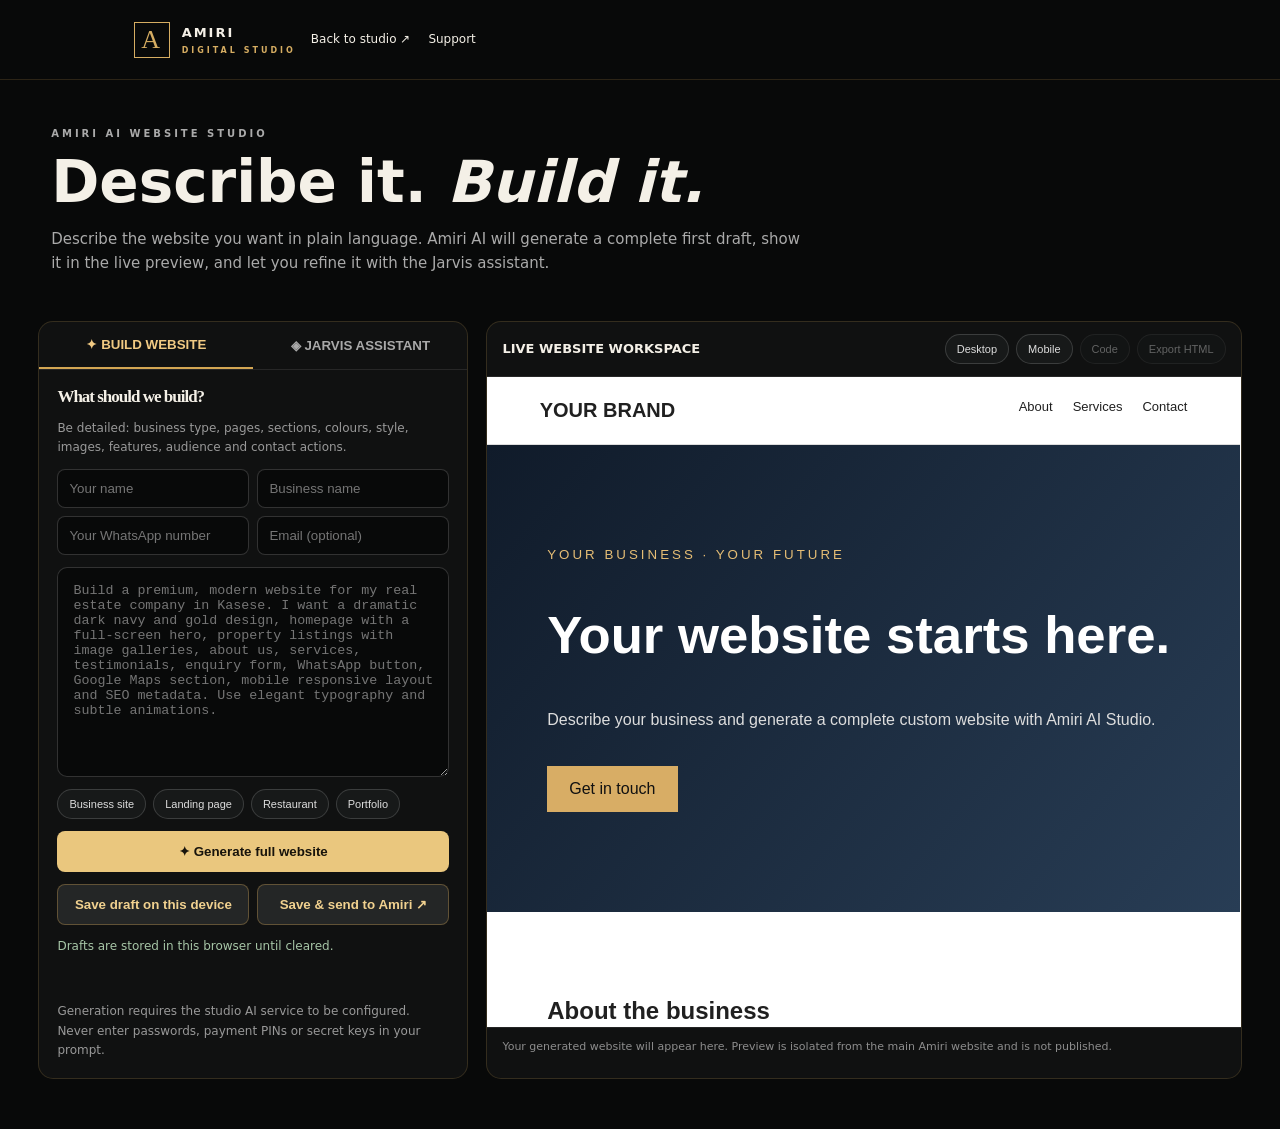
<file: website-builder.html>
<!doctype html>
<html lang="en"><head><meta charset="utf-8"><meta name="viewport" content="width=device-width,initial-scale=1"><meta name="description" content="AI website studio by Amiri Digital Studio"><title>Amiri AI Studio</title><link rel="stylesheet" href="styles.css"><style>
:root{color-scheme:dark}body{margin:0;background:#080909;color:#f4f0e7;font-family:Inter,system-ui,sans-serif}header{position:sticky;top:0;z-index:5;background:#090a0af2;border-bottom:1px solid #c49b5030;backdrop-filter:blur(12px)}.studio-head{display:flex;align-items:center;justify-content:space-between;padding:14px 4%;gap:15px}.studio-head .brand{flex-shrink:0}.studio-head nav{display:flex;gap:18px;align-items:center}.studio-head nav a{font-size:12px}.studio-title{padding:36px 4% 18px;max-width:1400px;margin:auto}.studio-title h1{font-size:clamp(32px,5vw,58px);line-height:1.02;margin:8px 0}.studio-title p{color:#aaa;max-width:760px}.studio{max-width:1500px;margin:auto;padding:12px 3% 50px;display:grid;grid-template-columns:minmax(300px,430px) minmax(0,1fr);gap:18px}.left,.right{min-width:0;border:1px solid #c49b5033;background:#101111;border-radius:15px;overflow:hidden}.left{display:flex;flex-direction:column;min-height:690px}.tabbar{display:flex;border-bottom:1px solid #ffffff18}.tabbar button{flex:1;background:none;color:#aaa;border:0;padding:15px 8px;font-weight:700;cursor:pointer}.tabbar button.active{color:#f1ca83;border-bottom:2px solid #d3a653}.panel{padding:18px;display:flex;flex-direction:column;gap:12px;flex:1}.panel h2{font-size:17px;margin:0}.panel p{font-size:12px;color:#999;margin:0;line-height:1.6}.prompt{width:100%;min-height:210px;resize:vertical;background:#080909;border:1px solid #ffffff2b;border-radius:10px;padding:15px;color:white;font:14px/1.6 inherit;box-sizing:border-box}.prompt:focus{outline:1px solid #d5a957}.client-fields{display:grid;grid-template-columns:1fr 1fr;gap:8px}.client-fields input{min-width:0;width:100%;box-sizing:border-box;background:#080909;border:1px solid #ffffff2b;border-radius:8px;padding:11px;color:#fff}.save-row{display:grid;grid-template-columns:1fr 1fr;gap:8px}.secondary{background:#242626!important;color:#f1d18f!important;border:1px solid #c49b5060!important;font-weight:700;padding:12px 10px;border-radius:8px;cursor:pointer}.saved-note{font-size:11px;color:#a7c6a7!important;min-height:16px}.quick{display:flex;flex-wrap:wrap;gap:7px}.quick button,.toolbtn{border:1px solid #ffffff28;border-radius:30px;background:#171919;color:#ddd;padding:8px 11px;font-size:11px;cursor:pointer}.primary{background:#eac77e!important;color:#17130b!important;border:0!important;font-weight:800;padding:13px 16px;border-radius:8px;cursor:pointer}.primary:disabled{opacity:.5}.status{min-height:22px;color:#eac77e;font-size:12px}.chatlog{flex:1;min-height:240px;max-height:440px;overflow:auto;display:flex;flex-direction:column;gap:10px}.bubble{padding:12px;border-radius:10px;background:#1a1d1d;font-size:13px;line-height:1.55;white-space:pre-wrap}.bubble.user{background:#272115;border:1px solid #d4a55030}.chatrow{display:flex;gap:7px}.chatrow input{min-width:0;flex:1;background:#080909;border:1px solid #ffffff30;border-radius:8px;padding:11px;color:white}.previewbar{display:flex;align-items:center;justify-content:space-between;gap:10px;padding:12px 15px;border-bottom:1px solid #ffffff18;flex-wrap:wrap}.previewbar strong{font-size:13px}.previewactions{display:flex;gap:7px;flex-wrap:wrap}.toolbtn:disabled{opacity:.4}.framewrap{height:650px;background:#fff}.framewrap iframe{width:100%;height:100%;border:0;background:#fff}.codebox{display:none;width:100%;height:650px;box-sizing:border-box;background:#080909;color:#b9e4c4;padding:15px;border:0;resize:vertical;font:12px/1.5 monospace}.hint{padding:10px 15px;color:#8d8d8d;font-size:11px;border-top:1px solid #ffffff15}.hidden{display:none!important}@media(max-width:900px){.studio{grid-template-columns:1fr;padding:10px 3%}.left{min-height:580px}.framewrap{height:570px}.codebox{height:570px}.studio-head nav{gap:8px}.studio-head nav a{font-size:10px}}@media(max-width:430px){.studio-head nav a:not(.nav-cta){display:none}.studio-title{padding:28px 5% 12px}.studio{padding:8px 3%}.previewbar{align-items:flex-start}.framewrap{height:520px}}
</style></head><body>
<header><div class="studio-head"><a class="brand" href="/"><b>A</b><span>AMIRI<small>DIGITAL STUDIO</small></span></a><nav><a href="/">Back to studio ↗</a><a href="https://wa.me/256765014053" target="_blank" rel="noopener">Support</a></nav></div></header>
<section class="studio-title"><p class="eyebrow">AMIRI AI WEBSITE STUDIO</p><h1>Describe it. <em>Build it.</em></h1><p>Describe the website you want in plain language. Amiri AI will generate a complete first draft, show it in the live preview, and let you refine it with the Jarvis assistant.</p></section>
<main class="studio"><section class="left"><div class="tabbar"><button class="active" id="build-tab">✦ BUILD WEBSITE</button><button id="jarvis-tab">◈ JARVIS ASSISTANT</button></div>
<div class="panel" id="build-panel"><h2>What should we build?</h2><p>Be detailed: business type, pages, sections, colours, style, images, features, audience and contact actions.</p><div class="client-fields"><input id="client-name" placeholder="Your name" maxlength="80"><input id="client-business" placeholder="Business name" maxlength="100"><input id="client-phone" placeholder="Your WhatsApp number" type="tel" maxlength="25"><input id="client-email" placeholder="Email (optional)" type="email" maxlength="120"></div><textarea class="prompt" id="build-prompt" placeholder="Build a premium, modern website for my real estate company in Kasese. I want a dramatic dark navy and gold design, homepage with a full-screen hero, property listings with image galleries, about us, services, testimonials, enquiry form, WhatsApp button, Google Maps section, mobile responsive layout and SEO metadata. Use elegant typography and subtle animations."></textarea><div class="quick"><button type="button" data-prompt="Create a luxury business website with homepage, services, about, testimonials and contact.">Business site</button><button type="button" data-prompt="Create a high-converting product landing page with product benefits, gallery, pricing, FAQs and WhatsApp order button.">Landing page</button><button type="button" data-prompt="Create a restaurant website with menu, food gallery, location, opening hours and table enquiry.">Restaurant</button><button type="button" data-prompt="Create an online portfolio with project gallery, about, skills and contact.">Portfolio</button></div><button class="primary" id="generate">✦ Generate full website</button><div class="save-row"><button class="secondary" id="save-local">Save draft on this device</button><button class="secondary" id="send-whatsapp">Save & send to Amiri ↗</button></div><p class="saved-note" id="saved-note" aria-live="polite">Drafts are stored in this browser until cleared.</p><div class="status" id="build-status" role="status"></div><p>Generation requires the studio AI service to be configured. Never enter passwords, payment PINs or secret keys in your prompt.</p></div>
<div class="panel hidden" id="jarvis-panel"><h2>JARVIS · Your website copilot</h2><p>Ask for design advice, new sections, layout changes, SEO improvements or edits to the current website.</p><div class="chatlog" id="chatlog"><div class="bubble">JARVIS online. Tell me what you want to improve. I can plan your website, explain features and make changes to the current draft.</div></div><div class="chatrow"><input id="jarvis-input" placeholder="Ask JARVIS to improve the website…" maxlength="3000"><button class="primary" id="jarvis-send">Send</button></div><button class="toolbtn" id="apply-jarvis" disabled>Apply JARVIS website update</button><div class="status" id="jarvis-status" role="status"></div></div></section>
<section class="right"><div class="previewbar"><strong>LIVE WEBSITE WORKSPACE</strong><div class="previewactions"><button class="toolbtn" id="desktop-view">Desktop</button><button class="toolbtn" id="mobile-view">Mobile</button><button class="toolbtn" id="show-code" disabled>Code</button><button class="toolbtn" id="download" disabled>Export HTML</button></div></div><div class="framewrap" id="framewrap"><iframe id="site-frame" title="Generated website preview" sandbox="allow-scripts allow-forms allow-popups"></iframe></div><textarea class="codebox" id="codebox" readonly aria-label="Generated website source"></textarea><div class="hint" id="preview-hint">Your generated website will appear here. Preview is isolated from the main Amiri website and is not published.</div></section></main>
<script>
const $=id=>document.getElementById(id);let currentHTML="",pendingHTML="";const DRAFT_KEY="amiri_ai_studio_draft_v1";
const starter='<!doctype html><html><head><meta charset="utf-8"><meta name="viewport" content="width=device-width,initial-scale=1"><title>Your website preview</title><style>*{box-sizing:border-box}body{margin:0;font-family:Arial,sans-serif;color:#202020}header{padding:22px 7%;display:flex;justify-content:space-between;border-bottom:1px solid #ddd}header b{font-size:20px}nav{display:flex;gap:20px}nav a{color:inherit;text-decoration:none;font-size:13px}.hero{padding:100px 8%;background:linear-gradient(130deg,#101b2a,#283d55);color:white}.hero small{letter-spacing:3px;color:#e5bd75}.hero h1{font-size:clamp(38px,7vw,76px);max-width:800px;line-height:1.05}.hero p{max-width:620px;line-height:1.8;color:#ddd}.btn{display:inline-block;background:#d8ad65;color:#111;padding:14px 22px;text-decoration:none;margin-top:15px}.section{padding:65px 8%}.grid{display:grid;grid-template-columns:repeat(3,1fr);gap:18px}.card{padding:25px;background:#f1f1f1;min-height:120px}@media(max-width:650px){.grid{grid-template-columns:1fr}.hero{padding:70px 7%}}</style></head><body><header><b>YOUR BRAND</b><nav><a href="#about">About</a><a href="#services">Services</a><a href="#contact">Contact</a></nav></header><section class="hero"><small>YOUR BUSINESS · YOUR FUTURE</small><h1>Your website starts here.</h1><p>Describe your business and generate a complete custom website with Amiri AI Studio.</p><a class="btn" href="#contact">Get in touch</a></section><section class="section" id="about"><h2>About the business</h2><p>Your custom content will appear here.</p></section><section class="section" id="services"><h2>Services</h2><div class="grid"><div class="card">Service one</div><div class="card">Service two</div><div class="card">Service three</div></div></section><section class="section" id="contact"><h2>Contact us</h2><p>Contact details and enquiry form will appear here.</p></section></body></html>';
function setHTML(html){currentHTML=html;$("site-frame").srcdoc=html;$("codebox").value=html;$("show-code").disabled=false;$("download").disabled=false;$("preview-hint").textContent="Generated draft preview · Not published. Review carefully before requesting launch.";$("codebox").classList.add("hidden");$("framewrap").classList.remove("hidden");$("show-code").textContent="Code";}
$("site-frame").srcdoc=starter;try{const d=JSON.parse(localStorage.getItem(DRAFT_KEY)||"null");if(d){$("build-prompt").value=d.prompt||"";$("client-name").value=d.name||"";$("client-business").value=d.business||"";$("client-phone").value=d.phone||"";$("client-email").value=d.email||"";if(d.html)setHTML(d.html);$("saved-note").textContent="Previous draft restored from this browser.";}}catch{}
document.querySelectorAll("[data-prompt]").forEach(b=>b.addEventListener("click",()=>{$("build-prompt").value=b.dataset.prompt}));
$("build-tab").onclick=()=>{ $("build-panel").classList.remove("hidden");$("jarvis-panel").classList.add("hidden");$("build-tab").classList.add("active");$("jarvis-tab").classList.remove("active");};
$("jarvis-tab").onclick=()=>{$("jarvis-panel").classList.remove("hidden");$("build-panel").classList.add("hidden");$("jarvis-tab").classList.add("active");$("build-tab").classList.remove("active");};
async function askAI(mode,prompt,target){target.textContent="JARVIS is thinking…";try{const r=await fetch("/.netlify/functions/ai-studio",{method:"POST",headers:{"Content-Type":"application/json"},body:JSON.stringify({mode,prompt,website:currentHTML})});const raw=await r.text();let data;try{data=JSON.parse(raw)}catch{throw Error("AI service returned an unexpected response. Check the Netlify deployment.");}if(!r.ok)throw Error(data.error||"AI request failed.");return data;}catch(e){throw e;}}
$("generate").onclick=async()=>{const prompt=$("build-prompt").value.trim();if(prompt.length<30){$("build-status").textContent="Describe your website in at least 30 characters.";return;}const b=$("generate");b.disabled=true;b.textContent="Building your website…";try{const data=await askAI("build",prompt,$("build-status"));if(!data.html)throw Error("The AI did not return a website. Try a more detailed prompt.");setHTML(data.html);$("build-status").textContent="Website draft generated. Review it and ask JARVIS for changes."; }catch(e){$("build-status").textContent=e.message;}finally{b.disabled=false;b.textContent="✦ Generate full website";}};
function addBubble(text,who){const el=document.createElement("div");el.className="bubble "+(who||"");el.textContent=text;$("chatlog").appendChild(el);$("chatlog").scrollTop=$("chatlog").scrollHeight;}
async function sendJarvis(){const input=$("jarvis-input"),prompt=input.value.trim();if(!prompt)return;addBubble(prompt,"user");input.value="";$("jarvis-send").disabled=true;try{const data=await askAI("assistant",prompt,$("jarvis-status"));addBubble(data.reply||"I could not prepare a response.");if(data.html){pendingHTML=data.html;$("apply-jarvis").disabled=false;$("jarvis-status").textContent="I prepared an updated website. Review the suggestion, then apply it."; }else $("jarvis-status").textContent="Ready.";}catch(e){$("jarvis-status").textContent=e.message;addBubble("I could not connect to the AI service: "+e.message);}finally{$("jarvis-send").disabled=false;}}
$("jarvis-send").onclick=sendJarvis;$("jarvis-input").addEventListener("keydown",e=>{if(e.key==="Enter")sendJarvis()});
$("apply-jarvis").onclick=()=>{if(pendingHTML){setHTML(pendingHTML);pendingHTML="";$("apply-jarvis").disabled=true;$("jarvis-status").textContent="Update applied to the preview. Export or request review when ready.";}};
$("show-code").onclick=()=>{const visible=$("codebox").classList.toggle("hidden");$("framewrap").classList.toggle("hidden",!visible);$("show-code").textContent=visible?"Code":"Preview";};

function draftData(){return {name:$("client-name").value.trim(),business:$("client-business").value.trim(),phone:$("client-phone").value.trim(),email:$("client-email").value.trim(),prompt:$("build-prompt").value.trim(),html:currentHTML,updatedAt:new Date().toISOString()};}
function saveDraft(){const d=draftData();if(!d.prompt&&!d.html){$("saved-note").textContent="Describe or generate a website before saving.";return null;}try{localStorage.setItem(DRAFT_KEY,JSON.stringify(d));$("saved-note").textContent="Draft saved on this device · "+new Date().toLocaleString();return d;}catch(e){$("saved-note").textContent="This draft is too large for browser storage. Export the HTML instead.";return null;}}
$("save-local").onclick=saveDraft;
$("send-whatsapp").onclick=async()=>{const d=saveDraft();if(!d)return;if(!d.html){$("saved-note").textContent="Generate the website first so Amiri can review a real preview.";return;}const btn=$("send-whatsapp");btn.disabled=true;btn.textContent="Saving secure preview…";try{let token=localStorage.getItem("amiri_cloud_draft_token_v1"),data;if(token){const r=await fetch("/.netlify/functions/drafts",{method:"POST",headers:{"Content-Type":"application/json"},body:JSON.stringify({action:"revision",token,html:d.html,note:"Client saved an updated website draft"})});data=await r.json();if(!r.ok)throw Error(data.error||"Could not save revision.");data.url=localStorage.getItem("amiri_cloud_draft_url_v1");}else{const r=await fetch("/.netlify/functions/drafts",{method:"POST",headers:{"Content-Type":"application/json"},body:JSON.stringify({action:"create",client_name:d.name,business_name:d.business,client_phone:d.phone,client_email:d.email,brief:d.prompt,html:d.html})});data=await r.json();if(!r.ok)throw Error(data.error||"Could not create the private preview.");token=new URL(data.url).searchParams.get("t");localStorage.setItem("amiri_cloud_draft_token_v1",token);localStorage.setItem("amiri_cloud_draft_url_v1",data.url);}const summary=d.prompt.length>900?d.prompt.slice(0,900)+"…":d.prompt;const msg=["Hello Amiri Digital Studio, I have saved a website draft for review.","Name: "+(d.name||"Not provided"),"Business: "+(d.business||"Not provided"),"Client WhatsApp: "+(d.phone||"Not provided"),"Email: "+(d.email||"Not provided"),"Website brief: "+(summary||"See preview"),"PRIVATE WEBSITE PREVIEW: "+data.url,"Please review this design and contact me about changes, quotation and publishing. This is a draft, not a published website."].join("\n");window.open("https://wa.me/256765014053?text="+encodeURIComponent(msg),"_blank","noopener");$("saved-note").textContent="Private preview saved"+(data.revision?" · revision "+data.revision:"")+". WhatsApp opened; tap Send."; }catch(e){$("saved-note").textContent=e.message+" Your local draft is still saved.";}finally{btn.disabled=false;btn.textContent="Save & send to Amiri ↗";}};
["client-name","client-business","client-phone","client-email","build-prompt"].forEach(id=>$(id).addEventListener("change",()=>{try{const old=JSON.parse(localStorage.getItem(DRAFT_KEY)||"{}");localStorage.setItem(DRAFT_KEY,JSON.stringify({...old,...draftData()}));}catch{}}));

$("download").onclick=()=>{if(!currentHTML)return;const blob=new Blob([currentHTML],{type:"text/html"}),url=URL.createObjectURL(blob),a=document.createElement("a");a.href=url;a.download="amiri-generated-website.html";a.click();URL.revokeObjectURL(url);};
$("mobile-view").onclick=()=>{$("framewrap").style.maxWidth="390px";$("framewrap").style.margin="auto";};$("desktop-view").onclick=()=>{$("framewrap").style.maxWidth="none";$("framewrap").style.margin="0";};
</script></body></html>
</file>
<file: styles.css>
:root{--bg:#090909;--panel:#131310;--gold:#d6ad62;--text:#f5f2eb;--muted:#a5a19a;--line:#302c24}*{box-sizing:border-box}html{scroll-behavior:smooth}body{margin:0;background:var(--bg);color:var(--text);font:15px "DM Sans",sans-serif;line-height:1.65}a{color:inherit;text-decoration:none}header{height:80px;padding:0 7%;display:flex;align-items:center;justify-content:space-between;position:sticky;top:0;z-index:5;background:#090909ed;border-bottom:1px solid #ffffff15;backdrop-filter:blur(15px)}.brand{display:flex;align-items:center;gap:12px;font-size:13px;letter-spacing:2px;font-weight:700}.brand b{width:36px;height:36px;border:1px solid var(--gold);color:var(--gold);display:grid;place-items:center;font:26px "Playfair Display"}.brand small{display:block;font-size:8px;letter-spacing:3px;color:var(--gold)}nav{display:flex;gap:30px;align-items:center;font-size:12px}nav a:hover{color:var(--gold)}.nav-cta{border:1px solid var(--gold);padding:10px 15px;color:var(--gold)}.menu{display:none;background:none;color:var(--gold);border:0;font-size:25px}.hero{padding:130px 12% 95px;min-height:620px;background:radial-gradient(ellipse at 78% 35%,#8b652025,transparent 37%),linear-gradient(120deg,#0b0b0b,#11110e)}.eyebrow{color:var(--gold);font-size:10px;letter-spacing:3px;font-weight:700}.hero h1,h2{font:600 clamp(42px,6vw,75px)/1.1 "Playfair Display",serif;letter-spacing:-1px;margin:20px 0}.hero h1 em,h2 em{color:var(--gold);font-style:normal}.lead{max-width:540px;color:var(--muted);font-size:14px;margin:25px 0}.actions{display:flex;gap:25px;align-items:center;font-size:12px}.btn{display:inline-flex;justify-content:center;align-items:center;padding:13px 18px;border:1px solid var(--gold);font:700 12px "DM Sans";cursor:pointer}.gold{background:var(--gold);color:#17130b}.gold:hover{background:#f0d49a}.outline{color:var(--gold)}.outline:hover{background:var(--gold);color:#17130b}.note{margin-top:65px;color:#888;font-size:10px;letter-spacing:1px}.intro{padding:90px 10%;display:grid;grid-template-columns:1fr 1fr;gap:8%;align-items:end;background:#10100e}.intro h2,.section h2,.contact h2{font-size:clamp(36px,5vw,55px)}.intro>p,.heading>p{color:var(--muted);font-size:13px}.section{padding:95px 10%}.heading{display:flex;justify-content:space-between;align-items:end;gap:30px;margin-bottom:40px}.heading>p{max-width:350px}.cards,.plans{display:grid;grid-template-columns:repeat(3,1fr);gap:16px}.cards article,.plans article{padding:28px;border:1px solid var(--line);background:linear-gradient(145deg,#151513,#0d0d0c)}.cards article>span,.plans article>span{font-size:9px;letter-spacing:2px;color:var(--gold)}.cards article>b{display:block;font-size:28px;color:var(--gold);margin:25px 0}.cards h3,.steps h3{font-size:17px}.cards p,.steps p,.plans article>p{font-size:12px;color:var(--muted)}.packages{background:#10100e}.plans article{position:relative}.plans .featured{border-color:var(--gold);background:#1a1711}.featured label{position:absolute;right:0;top:0;background:var(--gold);color:#17130b;padding:6px 10px;font-size:8px;font-weight:700}.plans h3{font:28px "Playfair Display";margin:15px 0 5px}.plans strong{font-size:20px}.plans strong small{font-size:10px;color:var(--muted);font-weight:400}.plans ul{padding:15px 0;border-top:1px solid var(--line);list-style:none;font-size:11px}.plans li{margin:9px 0}.plans li:before{content:"✦";color:var(--gold);margin-right:9px}.plans .btn{width:100%}.fine{font-size:10px;color:#888;margin-top:20px}.steps{display:grid;grid-template-columns:repeat(4,1fr);gap:25px;margin-top:45px}.steps article{border-top:1px solid var(--gold);padding-top:15px}.steps b{color:var(--gold);font:26px "Playfair Display"}.contact{padding:95px 10%;display:grid;grid-template-columns:1fr 1fr;gap:10%;background:radial-gradient(ellipse at 15% 90%,#6d4d1720,transparent 45%),#12120f}.contact .lead{max-width:370px}.contact-brand{margin-top:55px;color:var(--gold);font-size:10px;letter-spacing:2px}.contact-brand small{color:#888;margin-left:22px}.contact form{display:grid;gap:14px}.contact label{font-size:10px;color:#c7c1b5;letter-spacing:1px}.contact input,.contact select,.contact textarea{display:block;width:100%;margin-top:6px;padding:12px;background:#090909;border:1px solid #34312b;color:var(--text);font:12px "DM Sans"}.contact input:focus,.contact textarea:focus{outline:1px solid var(--gold)}.contact form small{color:#888;font-size:9px}.hidden{display:none}footer{padding:28px 7%;display:flex;justify-content:space-between;align-items:center;gap:18px;border-top:1px solid var(--line);font-size:10px;color:#888}footer p{margin:0}@media(max-width:760px){header{height:68px;padding:0 6%}.menu{display:block}nav{display:none;position:absolute;top:67px;left:0;right:0;background:#111;padding:22px 7%;flex-direction:column;align-items:flex-start}nav.open{display:flex}.hero{padding:100px 7% 75px;min-height:560px}.intro,.contact{grid-template-columns:1fr;gap:20px}.section{padding:70px 7%}.heading{display:block}.heading>p{margin-top:20px}.cards,.plans{grid-template-columns:1fr}.steps{grid-template-columns:1fr 1fr;row-gap:30px}.contact{padding:70px 7%}footer{padding:25px 7%;flex-wrap:wrap}footer p{width:100%;order:3}}@media(max-width:420px){.actions{align-items:flex-start;flex-direction:column;gap:16px}.steps{grid-template-columns:1fr}}
.whatsapp-float{position:fixed;right:20px;bottom:20px;z-index:20;display:flex;align-items:center;gap:9px;padding:13px 18px;border-radius:999px;background:#1fa855;color:#fff;font:700 12px 'DM Sans',sans-serif;box-shadow:0 8px 28px #0009;border:1px solid #ffffff30}.whatsapp-float span{font-size:18px}.whatsapp-float:hover{background:#168b45;transform:translateY(-2px)}.contact-wa{margin-top:8px}@media(max-width:420px){.whatsapp-float{right:12px;bottom:12px;padding:11px 14px}}
/* Amiri worldwide visual upgrade */
.hero{position:relative;isolation:isolate;overflow:hidden;padding-right:42%;min-height:690px;display:flex;flex-direction:column;justify-content:center}
.hero-showcase{position:absolute;right:7%;top:50%;width:min(38vw,460px);height:390px;transform:translateY(-46%);perspective:1100px;z-index:-1}
.mock-window{position:absolute;inset:55px 12px 45px 22px;border:1px solid #d6ad6270;border-radius:16px;background:linear-gradient(145deg,#24221b,#0b0b0a 70%);box-shadow:0 35px 90px #000,0 0 65px #d6ad6220;transform:rotateY(-17deg) rotateX(7deg);overflow:hidden}
.mock-top{height:35px;border-bottom:1px solid #ffffff18;display:flex;align-items:center;gap:6px;padding:0 13px;color:#8e887c;font-size:7px;letter-spacing:1.5px}
.mock-top i,.lead-preview-top i{width:6px;height:6px;border-radius:50%;background:#d6ad62}
.mock-top span{margin-left:auto}.mock-content{padding:36px 28px}.mock-content small{color:#d6ad62;letter-spacing:2px;font-size:8px}.mock-content>b{display:block;font:600 clamp(28px,3vw,43px)/1.1 'Playfair Display';margin:15px 0}.mock-content>b em{color:#d6ad62;font-style:normal}.mock-lines{display:grid;gap:7px;margin:20px 0}.mock-lines i{height:4px;background:#ffffff22;border-radius:8px;width:75%}.mock-lines i:nth-child(2){width:55%}.mock-lines i:nth-child(3){width:65%}.mock-cta{display:inline-block;padding:8px 13px;background:#d6ad62;color:#17130b;font-size:8px;letter-spacing:1px}
.orbit{position:absolute;border:1px solid #d6ad6230;border-radius:50%;transform:rotate(-25deg);inset:12px -20px 5px 15px}.orbit-two{inset:35px -35px -15px 35px;transform:rotate(25deg);border-color:#ffffff16}
.float-chip{position:absolute;padding:10px 13px;border:1px solid #d6ad6270;background:#11110eeF;color:#e8c98f;font-size:8px;letter-spacing:1px;box-shadow:0 10px 30px #0008}.chip-one{top:20px;right:0;transform:rotate(5deg)}.chip-two{bottom:22px;left:0;transform:rotate(-5deg)}
.lead-section{background:#0d0d0b}.lead-preview{border:1px solid #d6ad6250;background:linear-gradient(130deg,#171610,#0b0b0a);padding:25px}.lead-preview-top{display:flex;justify-content:space-between;align-items:center;gap:15px;padding-bottom:18px;border-bottom:1px solid #ffffff18;font-size:9px;letter-spacing:1.5px;color:#e9dfca}.lead-preview-top span{display:flex;align-items:center;gap:9px}.lead-preview-top b{font-size:8px;color:#d6ad62;border:1px solid #d6ad6260;padding:6px 9px}.lead-preview-grid{display:grid;grid-template-columns:repeat(3,1fr);gap:15px;padding:25px 0}.lead-preview-grid article{padding:20px;border:1px solid #ffffff16;background:#ffffff05}.lead-preview-grid small{font-size:8px;color:#d6ad62;letter-spacing:1.5px}.lead-preview-grid h3{font:23px 'Playfair Display';margin:14px 0 8px}.lead-preview-grid p,.lead-privacy{font-size:11px;color:#a5a19a}.lead-privacy{border-top:1px solid #ffffff18;padding-top:16px;margin:0}
.plans{grid-template-columns:repeat(3,minmax(0,1fr))}.plans article{display:flex;flex-direction:column;align-items:flex-start}.plans article ul{flex:1;width:100%}.plans article .btn{margin-top:10px}
@media(max-width:900px){.hero{padding-right:38%;min-height:640px}.hero-showcase{right:3%;width:39vw;opacity:.85}.mock-content{padding:28px 20px}.lead-preview-grid{grid-template-columns:1fr 1fr}}
@media(max-width:650px){.hero{padding:85px 7% 360px;min-height:850px}.hero-showcase{top:auto;bottom:10px;left:8%;right:8%;width:auto;height:330px;transform:none;opacity:1}.mock-window{inset:35px 15px 30px}.mock-content{padding:25px}.mock-content>b{font-size:34px}.float-chip{font-size:7px}.plans{grid-template-columns:1fr}.lead-preview{padding:16px}.lead-preview-grid{grid-template-columns:1fr}.lead-preview-top{align-items:flex-start;flex-direction:column}}
@media(prefers-reduced-motion:no-preference){.mock-window{animation:amiri-float 7s ease-in-out infinite}.chip-one{animation:amiri-chip 6s ease-in-out infinite}.chip-two{animation:amiri-chip 7s ease-in-out infinite reverse}@keyframes amiri-float{0%,100%{transform:rotateY(-17deg) rotateX(7deg) translateY(0)}50%{transform:rotateY(-13deg) rotateX(4deg) translateY(-10px)}}@keyframes amiri-chip{0%,100%{translate:0 0}50%{translate:0 -7px}}}

/* Lead Finder search workspace */
.lead-search-form{display:grid;grid-template-columns:1.3fr 1fr auto;align-items:end;gap:12px;padding:24px 0;border-bottom:1px solid #ffffff18}
.lead-search-form label{display:grid;gap:8px;color:#d8c9aa;font-size:11px;letter-spacing:.5px}
.lead-search-form input,.lead-search-form select,.lead-stage{width:100%;min-width:0;padding:13px 12px;border:1px solid #ffffff30;border-radius:4px;background:#111;color:#f4eee2;font:inherit;font-size:13px}
.lead-search-form input:focus,.lead-search-form select:focus,.lead-stage:focus{outline:1px solid #d6ad62;border-color:#d6ad62}
.lead-toolbar{display:flex;justify-content:space-between;align-items:center;gap:12px;padding:18px 0;color:#c8b98f;font-size:11px}
.lead-results{display:grid;grid-template-columns:repeat(2,minmax(0,1fr));gap:12px}
.lead-card{padding:18px;border:1px solid #ffffff1c;background:#ffffff05;min-width:0}
.lead-card-head{display:flex;justify-content:space-between;gap:10px;align-items:flex-start}
.lead-score{font-size:8px;letter-spacing:1.2px;color:#d6ad62}.lead-card h3{font:22px 'Playfair Display';margin:8px 0 3px;overflow-wrap:anywhere}.lead-card-head small{font-size:10px;color:#a9a39a;text-transform:capitalize}
.lead-status{font-size:9px;color:#d6ad62;border:1px solid #d6ad6260;padding:5px 8px;white-space:nowrap}
.lead-website{font-size:11px;color:#e4c88d;margin:14px 0 9px}.lead-contacts{display:grid;gap:5px;color:#b6b1a8;font-size:10px;overflow-wrap:anywhere}
.lead-card-actions{display:flex;flex-wrap:wrap;align-items:center;gap:8px;margin-top:16px;padding-top:12px;border-top:1px solid #ffffff18}
.lead-card-actions .btn{padding:8px 10px;font-size:9px}.lead-stage{width:auto;max-width:125px;padding:8px;font-size:10px}
.source-link{font-size:9px;color:#e4c88d;text-decoration:underline;text-underline-offset:3px}
.lead-empty{grid-column:1/-1;padding:24px;text-align:center;color:#aaa49a;font-size:12px;border:1px dashed #ffffff25}
.lead-search-form button:disabled,.lead-toolbar button:disabled{opacity:.5;cursor:not-allowed}
@media(max-width:750px){.lead-search-form{grid-template-columns:1fr}.lead-search-form button{width:100%}.lead-results{grid-template-columns:1fr}.lead-toolbar{align-items:flex-start;flex-direction:column}}

/* Lead contact actions */
.lead-contacts a{color:#e4c88d;text-decoration:underline;text-underline-offset:3px;overflow-wrap:anywhere}
.lead-card-actions .whatsapp-lead{background:#168b45;border-color:#168b45;color:#fff}
.lead-card-actions .whatsapp-lead:hover{background:#11733a}
.lead-card-actions a.btn{display:inline-flex;align-items:center;justify-content:center}

.payment-panel{max-width:680px;padding:26px;border:1px solid #d6ad6250;background:#ffffff08}.payment-panel h3{font:30px 'Playfair Display';color:#e4c88d;margin:8px 0}.payment-panel>p{color:#c8c1b4;font-size:13px;line-height:1.7}.payment-panel form{display:grid;grid-template-columns:1fr 1fr;gap:14px;margin:22px 0}.payment-panel label{display:grid;gap:7px;color:#d8c9aa;font-size:11px}.payment-panel input{min-width:0;padding:12px;border:1px solid #ffffff30;border-radius:4px;background:#111;color:#f4eee2;font:inherit}.payment-panel .consent,.payment-panel button,.payment-panel #payment-status{grid-column:1/-1}.payment-panel .consent{display:flex;align-items:center;gap:9px}.payment-panel .consent input{width:auto}.payment-panel small{color:#aaa49a;font-size:10px;line-height:1.6}@media(max-width:650px){.payment-panel{padding:17px}.payment-panel form{grid-template-columns:1fr}}

/* Amiri Studio global interaction and preference layer */
:root{--motion-fast:180ms;--motion-smooth:320ms;--surface-glow:rgba(214,173,98,.12)}
@media(prefers-reduced-motion:no-preference){html{scroll-behavior:smooth}body{animation:amiriPageIn .55s ease both}header,nav a,.btn,button,.cards article,.plans article,.panel,.settings-card{transition:transform var(--motion-smooth) cubic-bezier(.2,.7,.2,1),border-color var(--motion-smooth),box-shadow var(--motion-smooth),background var(--motion-smooth),color var(--motion-fast)}.cards article:hover,.plans article:hover{transform:translateY(-5px);border-color:#d6ad6280;box-shadow:0 18px 45px #0007,0 0 22px var(--surface-glow)}nav a:hover{transform:translateY(-2px)}button:hover,.btn:hover{transform:translateY(-2px);box-shadow:0 8px 24px #d6ad6228}button:active,.btn:active{transform:scale(.97)}.section,.intro,.contact{animation:amiriReveal .7s both}@keyframes amiriPageIn{from{opacity:.7}to{opacity:1}}@keyframes amiriReveal{from{opacity:0;translate:0 16px}to{opacity:1;translate:0 0}}}
:focus-visible{outline:2px solid var(--gold);outline-offset:3px}
body[data-motion="reduced"] *,body[data-motion="reduced"] *:before,body[data-motion="reduced"] *:after{animation:none!important;transition:none!important;scroll-behavior:auto!important}
body[data-theme="light"]{--bg:#f5f1e8;--panel:#fff;--text:#17140e;--muted:#625d52;--line:#d8cdb8;background:#f5f1e8;color:#17140e}body[data-theme="light"] header,body[data-theme="light"] .cards article,body[data-theme="light"] .plans article{background:#fff;color:#17140e}body[data-density="compact"] .section{padding-top:55px;padding-bottom:55px}body[data-density="compact"] .cards article,body[data-density="compact"] .plans article{padding:18px}
.settings-shell{margin:16px 0}.settings-head{display:flex;justify-content:space-between;align-items:center;gap:15px}.settings-head h2{font-size:26px;margin:4px 0}.settings-grid{display:grid;grid-template-columns:repeat(2,minmax(0,1fr));gap:12px;margin-top:16px}.settings-card{border:1px solid var(--line);border-radius:10px;padding:14px;background:#ffffff05}.settings-card h3{color:var(--gold);margin:0 0 12px}.settings-card label{display:block;margin:9px 0;color:inherit}.settings-card input[type=checkbox]{width:auto;margin-right:8px;accent-color:var(--gold)}.settings-card input[type=color]{height:40px}.settings-card button{margin:4px}.settings-shell[hidden],#settingsBody[hidden]{display:none}@media(max-width:650px){.settings-grid{grid-template-columns:1fr}.settings-head{align-items:flex-start;flex-direction:column}}
</file>
